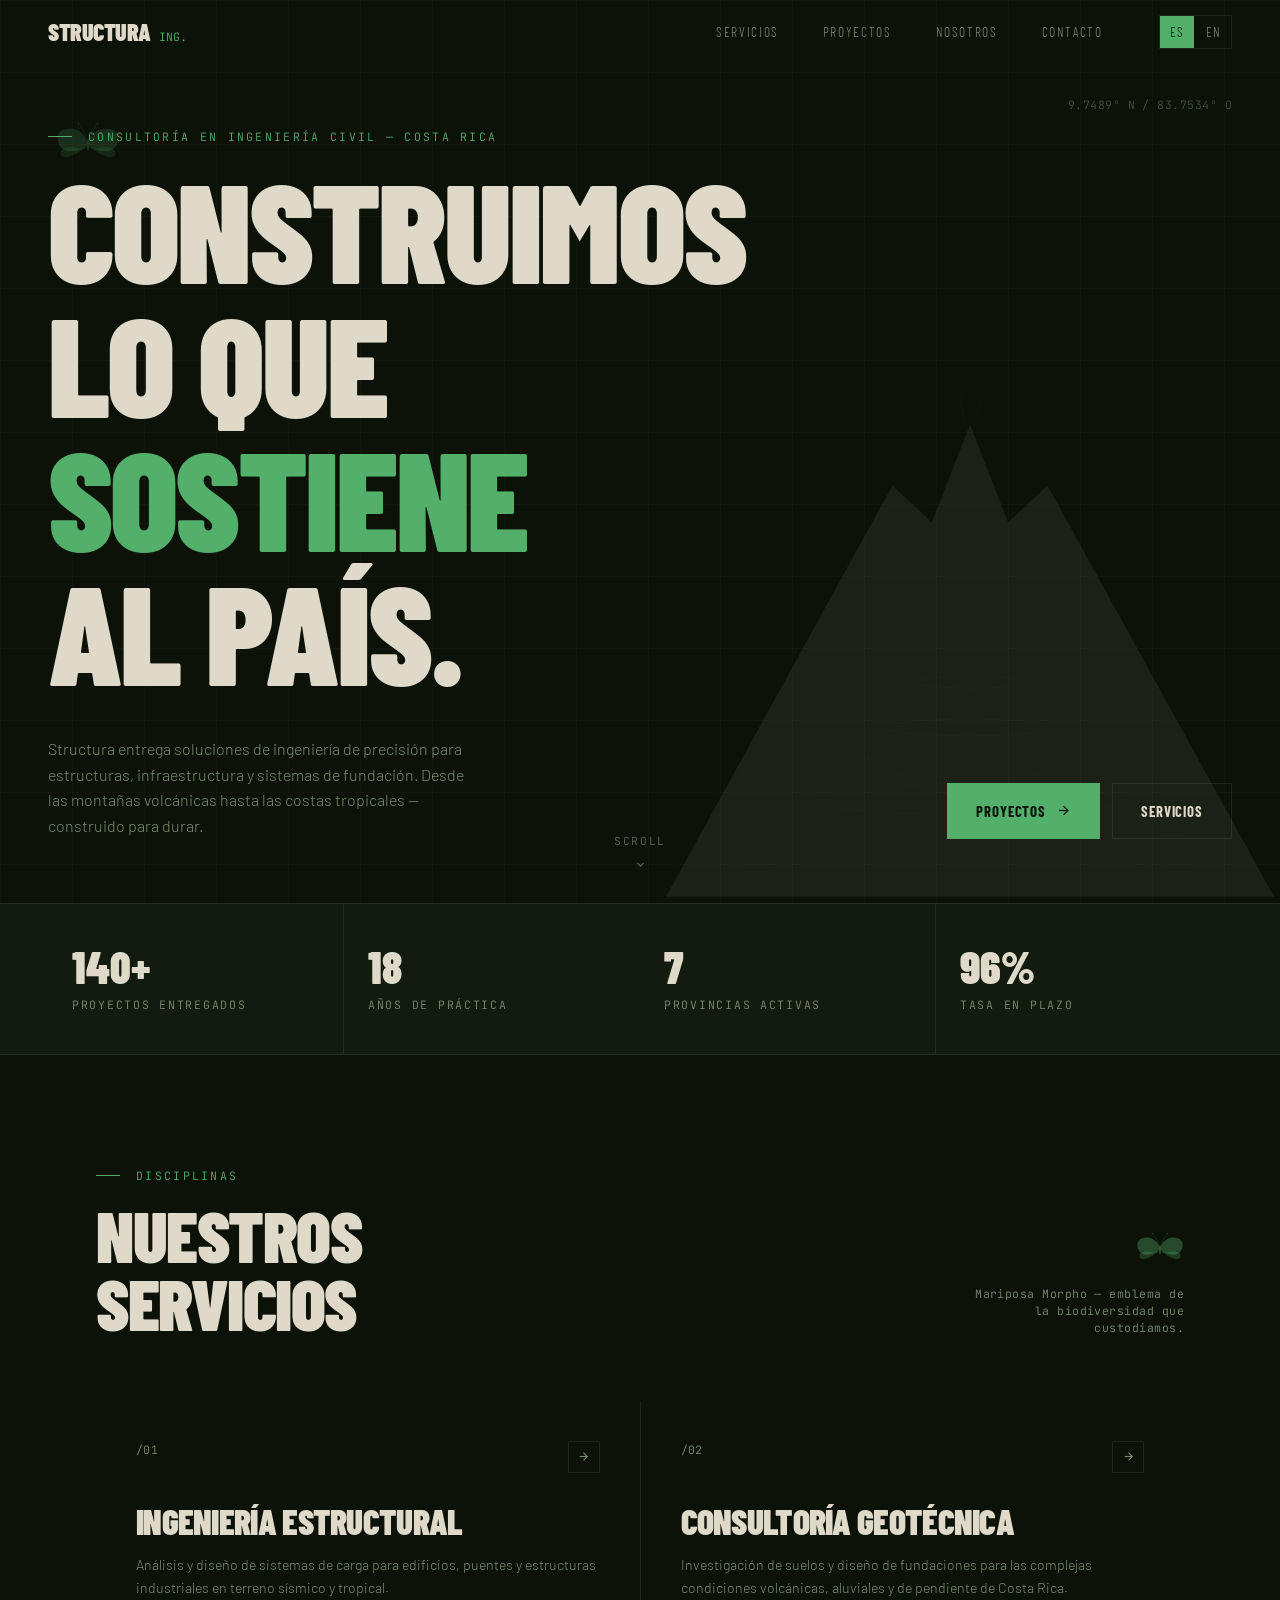
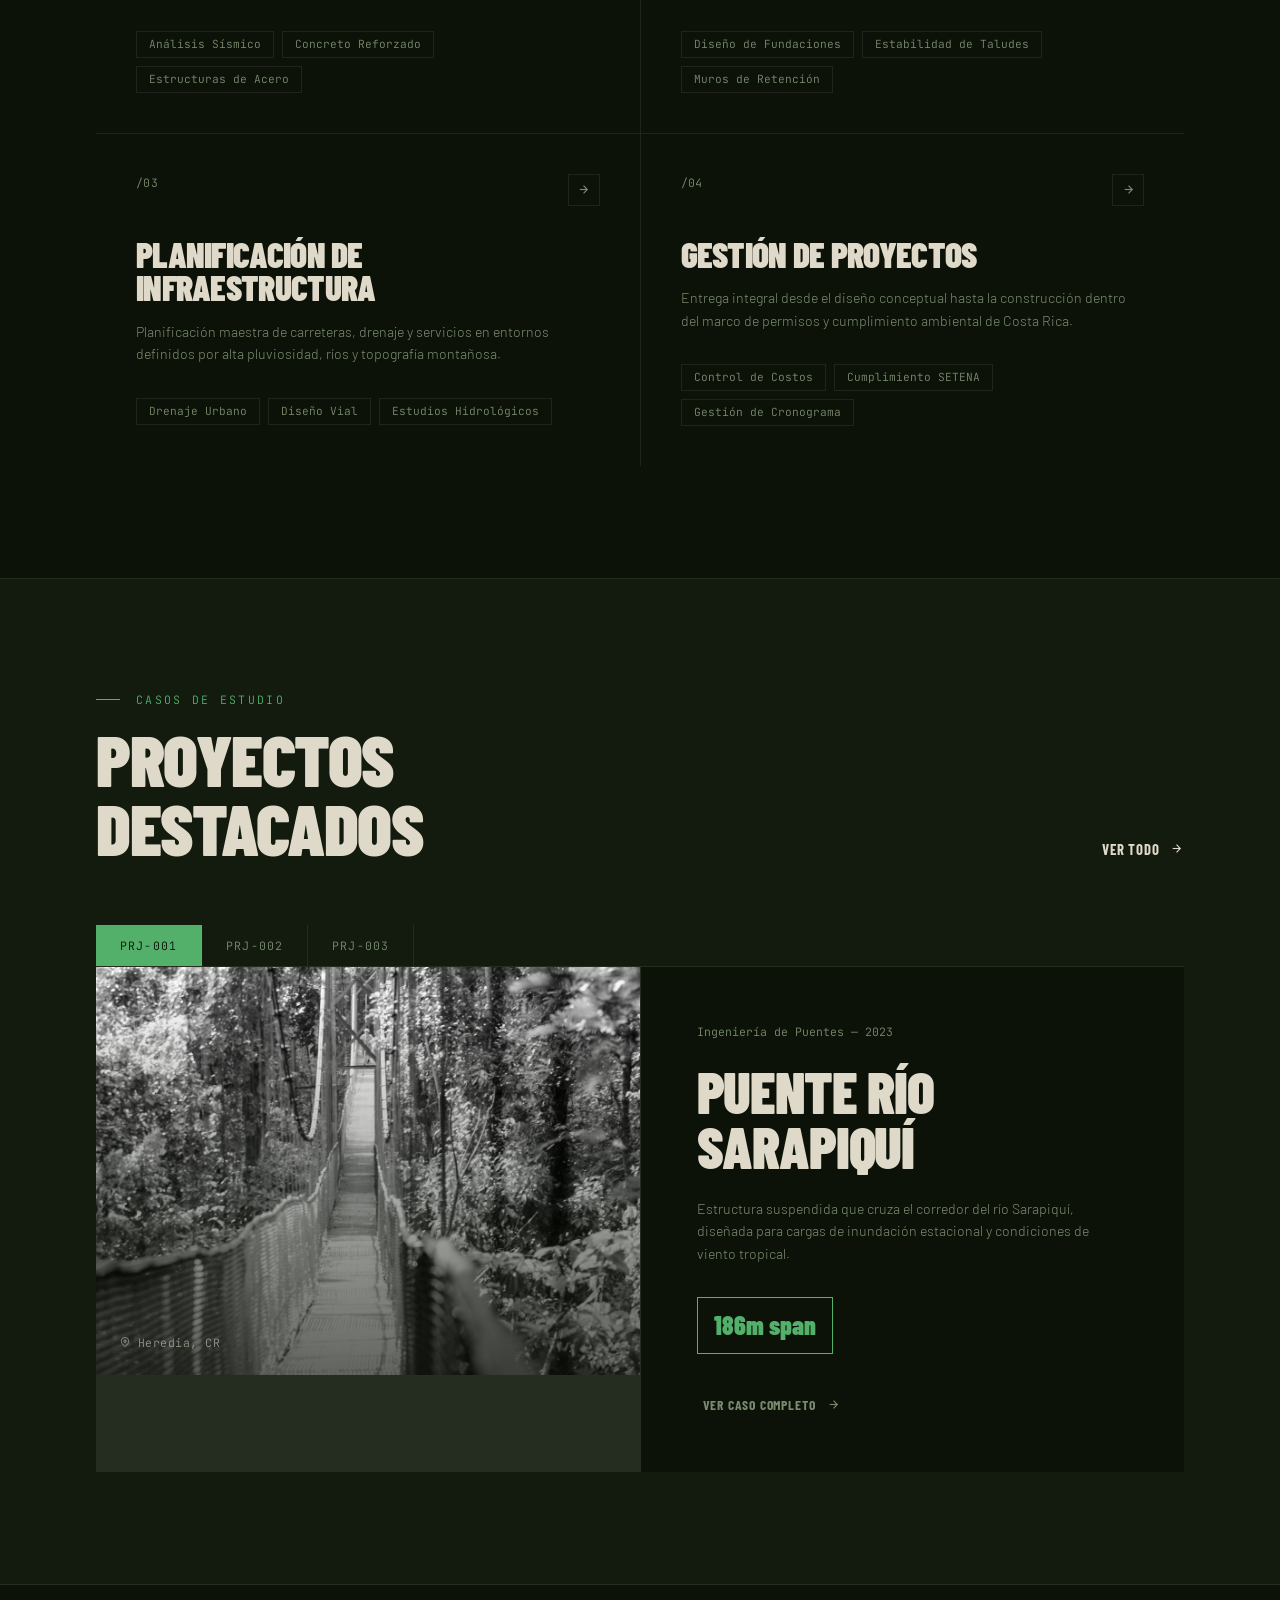
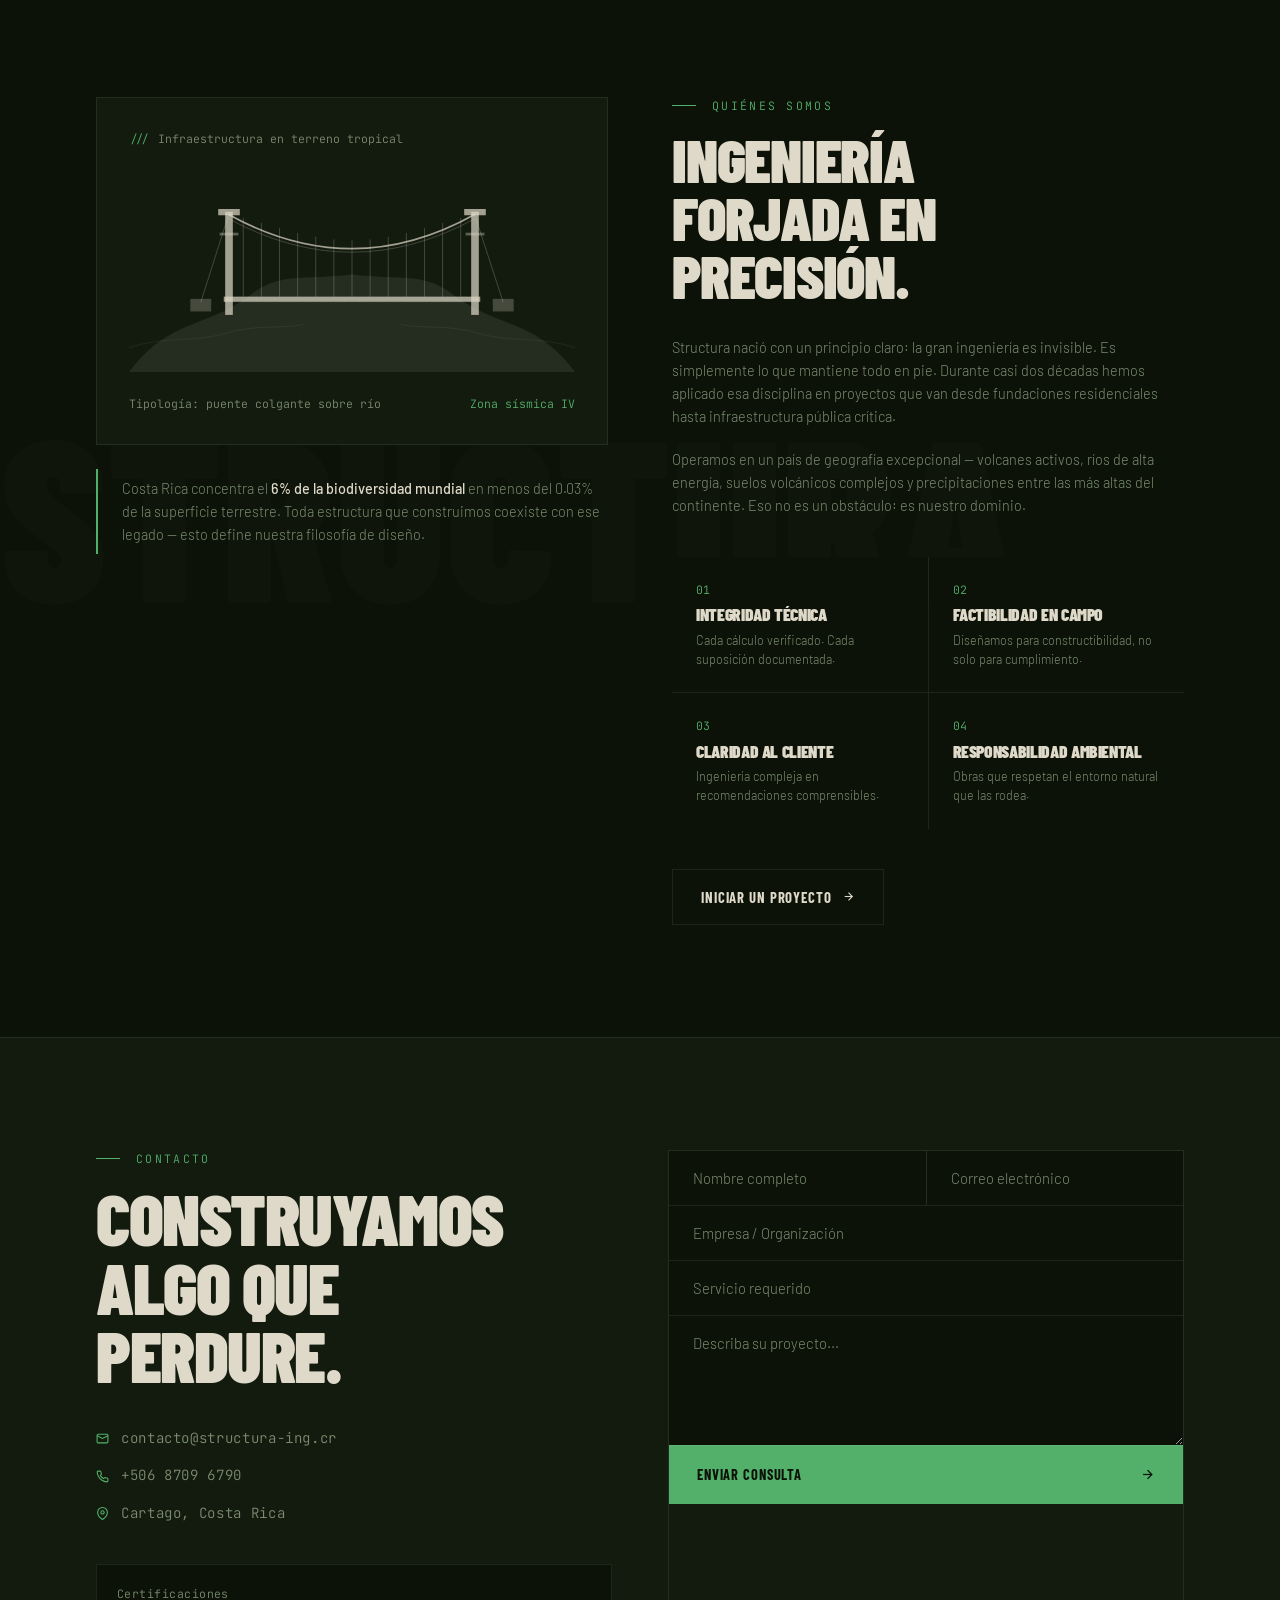
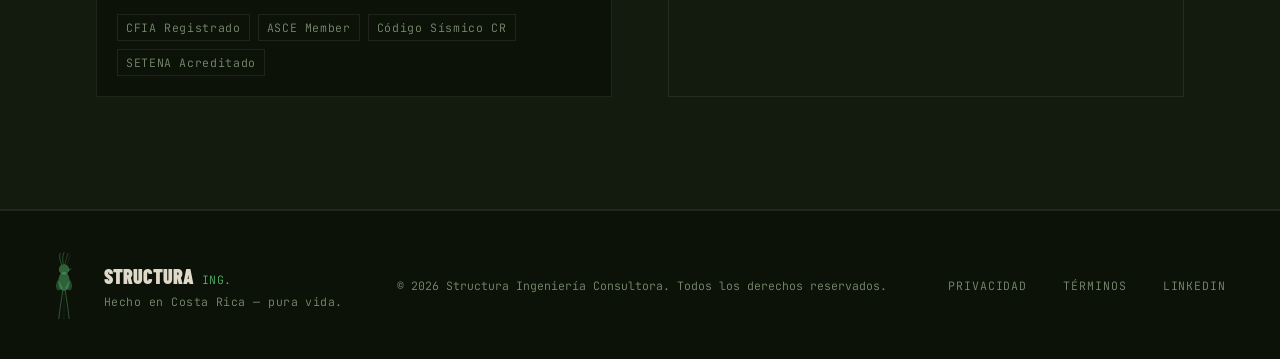
<file: index.html>
<!DOCTYPE html>
<html lang="es">
<head>
<meta charset="UTF-8">
<meta name="viewport" content="width=device-width, initial-scale=1.0">
<title>Structura Ingeniería — Consultoría en Ingeniería Civil, Costa Rica</title>
<meta name="description" content="Structura es una firma de consultoría en ingeniería civil especializada en diseño estructural, geotécnico y de infraestructura en Costa Rica.">
<link rel="stylesheet" href="css/style.css">
</head>
<body>

<!-- ===================== HEADER / NAV ===================== -->
<header class="site-header">
  <div class="nav-row">
    <button class="brand" data-scroll-to="" aria-label="Structura — ir al inicio">
      <span class="name">STRUCTURA</span>
      <span class="suffix">ING.</span>
    </button>

    <nav class="nav-links">
      <button data-scroll-to="services" data-i18n="nav_services">Servicios</button>
      <button data-scroll-to="projects" data-i18n="nav_projects">Proyectos</button>
      <button data-scroll-to="about" data-i18n="nav_about">Nosotros</button>
      <button data-scroll-to="contact" data-i18n="nav_contact">Contacto</button>
      <div class="lang-toggle">
        <button data-lang="es">ES</button>
        <button data-lang="en">EN</button>
      </div>
    </nav>

    <button class="nav-toggle" aria-label="Abrir menú">
      <svg width="22" height="22" viewBox="0 0 24 24" fill="none" stroke="currentColor" stroke-width="2"><line x1="3" y1="6" x2="21" y2="6"/><line x1="3" y1="12" x2="21" y2="12"/><line x1="3" y1="18" x2="21" y2="18"/></svg>
    </button>
  </div>

  <div class="mobile-menu">
    <button data-scroll-to="services" data-i18n="nav_services">Servicios</button>
    <button data-scroll-to="projects" data-i18n="nav_projects">Proyectos</button>
    <button data-scroll-to="about" data-i18n="nav_about">Nosotros</button>
    <button data-scroll-to="contact" data-i18n="nav_contact">Contacto</button>
    <div class="mobile-lang-toggle">
      <button data-lang="es">ESPAÑOL</button>
      <button data-lang="en">ENGLISH</button>
    </div>
  </div>
</header>

<!-- ===================== HERO ===================== -->
<section class="hero">
  <div class="hero-grid-bg"></div>

  <!-- Arenal Volcano illustration -->
  <div class="hero-volcano">
    <svg viewBox="0 0 520 420" fill="none" aria-hidden="true" width="100%" height="100%">
      <ellipse cx="260" cy="400" rx="248" ry="28" stroke="currentColor" stroke-width="0.7" opacity="0.12"/>
      <ellipse cx="260" cy="382" rx="210" ry="22" stroke="currentColor" stroke-width="0.7" opacity="0.14"/>
      <ellipse cx="260" cy="362" rx="172" ry="17" stroke="currentColor" stroke-width="0.7" opacity="0.17"/>
      <ellipse cx="260" cy="338" rx="136" ry="13" stroke="currentColor" stroke-width="0.7" opacity="0.20"/>
      <ellipse cx="260" cy="310" rx="102" ry="10" stroke="currentColor" stroke-width="0.7" opacity="0.23"/>
      <ellipse cx="260" cy="278" rx="72" ry="7" stroke="currentColor" stroke-width="0.7" opacity="0.27"/>
      <ellipse cx="260" cy="240" rx="46" ry="5" stroke="currentColor" stroke-width="0.7" opacity="0.30"/>
      <path d="M5 420 L195 75 L228 106 L260 24 L292 106 L325 75 L515 420 Z" fill="currentColor"/>
      <path d="M256 20 C252 9 250 0 254 -8" stroke="currentColor" stroke-width="1.2" stroke-linecap="round" fill="none" opacity="0.35"/>
      <path d="M264 19 C269 8 271 -1 266 -9" stroke="currentColor" stroke-width="1.2" stroke-linecap="round" fill="none" opacity="0.25"/>
      <path d="M260 18 C255 6 252 -4 256 -12" stroke="currentColor" stroke-width="0.9" stroke-linecap="round" fill="none" opacity="0.18"/>
    </svg>
  </div>

  <!-- Morpho Butterfly accent -->
  <div class="hero-butterfly">
    <svg viewBox="0 0 120 105" fill="none" aria-hidden="true" width="100%" height="100%">
      <path d="M60 52 C56 36 40 18 14 26 C3 30 0 44 7 56 C16 70 38 68 52 60 Z" fill="currentColor" opacity="0.90"/>
      <path d="M60 55 C50 64 38 72 26 76 C14 80 6 75 9 66 C14 57 32 57 46 62 Z" fill="currentColor" opacity="0.65"/>
      <path d="M60 52 C64 36 80 18 106 26 C117 30 120 44 113 56 C104 70 82 68 68 60 Z" fill="currentColor" opacity="0.90"/>
      <path d="M60 55 C70 64 82 72 94 76 C106 80 114 75 111 66 C106 57 88 57 74 62 Z" fill="currentColor" opacity="0.65"/>
      <ellipse cx="60" cy="54" rx="2.5" ry="12" fill="currentColor"/>
      <path d="M60 52 C50 40 34 34 16 36" stroke="currentColor" stroke-width="0.5" opacity="0.35" fill="none"/>
      <path d="M60 52 C70 40 86 34 104 36" stroke="currentColor" stroke-width="0.5" opacity="0.35" fill="none"/>
      <path d="M60 55 C50 60 38 64 25 64" stroke="currentColor" stroke-width="0.5" opacity="0.3" fill="none"/>
      <path d="M60 55 C70 60 82 64 95 64" stroke="currentColor" stroke-width="0.5" opacity="0.3" fill="none"/>
      <path d="M57 41 C52 30 47 20 42 14" stroke="currentColor" stroke-width="1" stroke-linecap="round" fill="none"/>
      <path d="M63 41 C68 30 73 20 78 14" stroke="currentColor" stroke-width="1" stroke-linecap="round" fill="none"/>
      <circle cx="42" cy="14" r="1.8" fill="currentColor"/>
      <circle cx="78" cy="14" r="1.8" fill="currentColor"/>
    </svg>
  </div>

  <div class="hero-coords mono">9.7489° N / 83.7534° O</div>

  <div class="hero-content">
    <div class="eyebrow">
      <div class="rule"></div>
      <span data-i18n="hero_eyebrow">Consultoría en Ingeniería Civil — Costa Rica</span>
    </div>

    <h1>
      <span data-i18n="hero_line1">Construimos</span><br>
      <span data-i18n="hero_line2">lo que</span><br>
      <span class="accent" data-i18n="hero_line3">sostiene</span><br>
      <span data-i18n="hero_line4">al país.</span>
    </h1>

    <div class="hero-bottom-row">
      <p class="hero-lede" data-i18n="hero_lede">Structura entrega soluciones de ingeniería de precisión para estructuras, infraestructura y sistemas de fundación. Desde las montañas volcánicas hasta las costas tropicales — construido para durar.</p>
      <div class="hero-actions">
        <button class="btn btn-accent" data-scroll-to="projects">
          <span data-i18n="hero_btn_projects">Proyectos</span>
          <svg width="15" height="15" viewBox="0 0 24 24" fill="none" stroke="currentColor" stroke-width="2"><line x1="5" y1="12" x2="19" y2="12"/><polyline points="12 5 19 12 12 19"/></svg>
        </button>
        <button class="btn btn-outline" data-scroll-to="services">
          <span data-i18n="hero_btn_services">Servicios</span>
        </button>
      </div>
    </div>
  </div>

  <div class="scroll-cue">
    <span class="mono" data-i18n="scroll_cue">scroll</span>
    <svg width="13" height="13" viewBox="0 0 24 24" fill="none" stroke="currentColor" stroke-width="2"><polyline points="6 9 12 15 18 9"/></svg>
  </div>
</section>

<!-- ===================== STATS STRIP ===================== -->
<div class="stats-strip">
  <div class="stats-grid">
    <div class="stat-cell"><strong>140+</strong><span data-i18n="stat1_label">Proyectos Entregados</span></div>
    <div class="stat-cell"><strong>18</strong><span data-i18n="stat2_label">Años de Práctica</span></div>
    <div class="stat-cell"><strong>7</strong><span data-i18n="stat3_label">Provincias Activas</span></div>
    <div class="stat-cell"><strong>96%</strong><span data-i18n="stat4_label">Tasa en Plazo</span></div>
  </div>
</div>

<!-- ===================== SERVICES ===================== -->
<section id="services" class="section">
  <div class="wrap">
    <div class="section-head">
      <div>
        <div class="eyebrow"><div class="rule"></div><span data-i18n="services_eyebrow">Disciplinas</span></div>
        <h2><span data-i18n="services_h2_1">Nuestros</span><br><span data-i18n="services_h2_2">Servicios</span></h2>
      </div>
      <div class="butterfly-callout">
        <svg viewBox="0 0 120 105" fill="none" aria-hidden="true">
          <path d="M60 52 C56 36 40 18 14 26 C3 30 0 44 7 56 C16 70 38 68 52 60 Z" fill="currentColor" opacity="0.90"/>
          <path d="M60 55 C50 64 38 72 26 76 C14 80 6 75 9 66 C14 57 32 57 46 62 Z" fill="currentColor" opacity="0.65"/>
          <path d="M60 52 C64 36 80 18 106 26 C117 30 120 44 113 56 C104 70 82 68 68 60 Z" fill="currentColor" opacity="0.90"/>
          <path d="M60 55 C70 64 82 72 94 76 C106 80 114 75 111 66 C106 57 88 57 74 62 Z" fill="currentColor" opacity="0.65"/>
          <ellipse cx="60" cy="54" rx="2.5" ry="12" fill="currentColor"/>
          <path d="M57 41 C52 30 47 20 42 14" stroke="currentColor" stroke-width="1" stroke-linecap="round" fill="none"/>
          <path d="M63 41 C68 30 73 20 78 14" stroke="currentColor" stroke-width="1" stroke-linecap="round" fill="none"/>
          <circle cx="42" cy="14" r="1.8" fill="currentColor"/>
          <circle cx="78" cy="14" r="1.8" fill="currentColor"/>
        </svg>
        <p class="mono" data-i18n="butterfly_caption">Mariposa Morpho — emblema de la biodiversidad que custodiamos.</p>
      </div>
    </div>

    <div class="services-grid">
      <div class="service-card">
        <div class="service-top">
          <span class="service-code mono">/01</span>
          <div class="service-arrow"><svg width="13" height="13" viewBox="0 0 24 24" fill="none" stroke="currentColor" stroke-width="2"><line x1="5" y1="12" x2="19" y2="12"/><polyline points="12 5 19 12 12 19"/></svg></div>
        </div>
        <h3 data-i18n="svc1_title">Ingeniería Estructural</h3>
        <p data-i18n="svc1_desc">Análisis y diseño de sistemas de carga para edificios, puentes y estructuras industriales en terreno sísmico y tropical.</p>
        <div class="tag-row">
          <span data-i18n="svc1_tag1">Análisis Sísmico</span>
          <span data-i18n="svc1_tag2">Concreto Reforzado</span>
          <span data-i18n="svc1_tag3">Estructuras de Acero</span>
        </div>
      </div>

      <div class="service-card">
        <div class="service-top">
          <span class="service-code mono">/02</span>
          <div class="service-arrow"><svg width="13" height="13" viewBox="0 0 24 24" fill="none" stroke="currentColor" stroke-width="2"><line x1="5" y1="12" x2="19" y2="12"/><polyline points="12 5 19 12 12 19"/></svg></div>
        </div>
        <h3 data-i18n="svc2_title">Consultoría Geotécnica</h3>
        <p data-i18n="svc2_desc">Investigación de suelos y diseño de fundaciones para las complejas condiciones volcánicas, aluviales y de pendiente de Costa Rica.</p>
        <div class="tag-row">
          <span data-i18n="svc2_tag1">Diseño de Fundaciones</span>
          <span data-i18n="svc2_tag2">Estabilidad de Taludes</span>
          <span data-i18n="svc2_tag3">Muros de Retención</span>
        </div>
      </div>

      <div class="service-card">
        <div class="service-top">
          <span class="service-code mono">/03</span>
          <div class="service-arrow"><svg width="13" height="13" viewBox="0 0 24 24" fill="none" stroke="currentColor" stroke-width="2"><line x1="5" y1="12" x2="19" y2="12"/><polyline points="12 5 19 12 12 19"/></svg></div>
        </div>
        <h3 data-i18n="svc3_title">Planificación de Infraestructura</h3>
        <p data-i18n="svc3_desc">Planificación maestra de carreteras, drenaje y servicios en entornos definidos por alta pluviosidad, ríos y topografía montañosa.</p>
        <div class="tag-row">
          <span data-i18n="svc3_tag1">Drenaje Urbano</span>
          <span data-i18n="svc3_tag2">Diseño Vial</span>
          <span data-i18n="svc3_tag3">Estudios Hidrológicos</span>
        </div>
      </div>

      <div class="service-card">
        <div class="service-top">
          <span class="service-code mono">/04</span>
          <div class="service-arrow"><svg width="13" height="13" viewBox="0 0 24 24" fill="none" stroke="currentColor" stroke-width="2"><line x1="5" y1="12" x2="19" y2="12"/><polyline points="12 5 19 12 12 19"/></svg></div>
        </div>
        <h3 data-i18n="svc4_title">Gestión de Proyectos</h3>
        <p data-i18n="svc4_desc">Entrega integral desde el diseño conceptual hasta la construcción dentro del marco de permisos y cumplimiento ambiental de Costa Rica.</p>
        <div class="tag-row">
          <span data-i18n="svc4_tag1">Control de Costos</span>
          <span data-i18n="svc4_tag2">Cumplimiento SETENA</span>
          <span data-i18n="svc4_tag3">Gestión de Cronograma</span>
        </div>
      </div>
    </div>
  </div>
</section>

<!-- ===================== PROJECTS ===================== -->
<section id="projects" class="section section-alt">
  <div class="wrap">
    <div class="section-head">
      <div>
        <div class="eyebrow"><div class="rule"></div><span data-i18n="projects_eyebrow">Casos de Estudio</span></div>
        <h2><span data-i18n="projects_h2_1">Proyectos</span><br><span data-i18n="projects_h2_2">Destacados</span></h2>
      </div>
      <button class="btn" style="padding:0;">
        <span data-i18n="projects_view_all">Ver Todo</span>
        <svg width="13" height="13" viewBox="0 0 24 24" fill="none" stroke="currentColor" stroke-width="2"><line x1="5" y1="12" x2="19" y2="12"/><polyline points="12 5 19 12 12 19"/></svg>
      </button>
    </div>

    <div class="project-tabs">
      <button class="active mono">PRJ-001</button>
      <button class="mono">PRJ-002</button>
      <button class="mono">PRJ-003</button>
    </div>

    <div class="project-panel active">
      <div class="project-layout">
        <div class="project-image">
          <img src="images/project1.jpg" alt="Puente Río Sarapiquí">
          <div class="project-location mono">
            <svg width="10" height="10" viewBox="0 0 24 24" fill="none" stroke="currentColor" stroke-width="2" style="display:inline;vertical-align:-1px;margin-right:4px;"><path d="M21 10c0 7-9 13-9 13s-9-6-9-13a9 9 0 1 1 18 0z"/><circle cx="12" cy="10" r="3"/></svg>
            Heredia, CR
          </div>
        </div>
        <div class="project-info">
          <div>
            <div class="project-meta-line"><span data-i18n="prj1_category">Ingeniería de Puentes</span> — 2023</div>
            <h3 data-i18n="prj1_title">Puente Río Sarapiquí</h3>
            <p data-i18n="prj1_desc">Estructura suspendida que cruza el corredor del río Sarapiquí, diseñada para cargas de inundación estacional y condiciones de viento tropical.</p>
            <div class="project-stat-badge">186m span</div>
          </div>
          <button class="project-link-btn">
            <span data-i18n="project_view_case">Ver Caso Completo</span>
            <svg width="13" height="13" viewBox="0 0 24 24" fill="none" stroke="currentColor" stroke-width="2"><line x1="5" y1="12" x2="19" y2="12"/><polyline points="12 5 19 12 12 19"/></svg>
          </button>
        </div>
      </div>
    </div>

    <div class="project-panel">
      <div class="project-layout">
        <div class="project-image">
          <img src="images/project2.jpg" alt="Viaducto Braulio Carrillo">
          <div class="project-location mono">
            <svg width="10" height="10" viewBox="0 0 24 24" fill="none" stroke="currentColor" stroke-width="2" style="display:inline;vertical-align:-1px;margin-right:4px;"><path d="M21 10c0 7-9 13-9 13s-9-6-9-13a9 9 0 1 1 18 0z"/><circle cx="12" cy="10" r="3"/></svg>
            Cartago, CR
          </div>
        </div>
        <div class="project-info">
          <div>
            <div class="project-meta-line"><span data-i18n="prj2_category">Estructural Sísmico</span> — 2024</div>
            <h3 data-i18n="prj2_title">Viaducto Braulio Carrillo</h3>
            <p data-i18n="prj2_desc">Viaducto elevado que cruza el corredor Braulio Carrillo, diseñado bajo especificaciones de zona sísmica IV sobre fundaciones de basalto volcánico.</p>
            <div class="project-stat-badge">Zona sísmica III</div>
          </div>
          <button class="project-link-btn">
            <span data-i18n="project_view_case">Ver Caso Completo</span>
            <svg width="13" height="13" viewBox="0 0 24 24" fill="none" stroke="currentColor" stroke-width="2"><line x1="5" y1="12" x2="19" y2="12"/><polyline points="12 5 19 12 12 19"/></svg>
          </button>
        </div>
      </div>
    </div>

    <div class="project-panel">
      <div class="project-layout">
        <div class="project-image">
          <img src="images/project3.jpg" alt="Sistema Pluvial Limón">
          <div class="project-location mono">
            <svg width="10" height="10" viewBox="0 0 24 24" fill="none" stroke="currentColor" stroke-width="2" style="display:inline;vertical-align:-1px;margin-right:4px;"><path d="M21 10c0 7-9 13-9 13s-9-6-9-13a9 9 0 1 1 18 0z"/><circle cx="12" cy="10" r="3"/></svg>
            Limón, CR
          </div>
        </div>
        <div class="project-info">
          <div>
            <div class="project-meta-line"><span data-i18n="prj3_category">Infraestructura Hidráulica</span> — 2024</div>
            <h3 data-i18n="prj3_title">Sistema Pluvial Limón</h3>
            <p data-i18n="prj3_desc">Red de drenaje pluvial para la zona costera del Caribe, diseñada para los promedios de lluvia anual más altos del continente americano.</p>
            <div class="project-stat-badge">4,800mm/año</div>
          </div>
          <button class="project-link-btn">
            <span data-i18n="project_view_case">Ver Caso Completo</span>
            <svg width="13" height="13" viewBox="0 0 24 24" fill="none" stroke="currentColor" stroke-width="2"><line x1="5" y1="12" x2="19" y2="12"/><polyline points="12 5 19 12 12 19"/></svg>
          </button>
        </div>
      </div>
    </div>
  </div>
</section>

<!-- ===================== ABOUT ===================== -->
<section id="about" class="section about-section">
  <div class="about-watermark">STRUCTURA</div>
  <div class="wrap">
    <div class="about-grid">

      <div>
        <div class="bridge-card">
          <div class="label"><span class="accent">///</span> <span data-i18n="bridge_label">Infraestructura en terreno tropical</span></div>
          <svg viewBox="0 0 640 300" fill="none" aria-hidden="true">
            <path d="M0 300 C60 220 110 240 180 185 C220 158 248 168 320 160 C392 168 420 158 460 185 C530 240 580 220 640 300 Z" fill="currentColor" opacity="0.13"/>
            <path d="M0 265 C50 248 95 258 140 244 C180 232 215 238 250 232" stroke="currentColor" stroke-width="0.8" opacity="0.18" fill="none"/>
            <path d="M390 232 C425 238 460 232 500 244 C545 258 590 248 640 265" stroke="currentColor" stroke-width="0.8" opacity="0.18" fill="none"/>
            <rect x="88" y="195" width="30" height="18" fill="currentColor" opacity="0.35"/>
            <rect x="522" y="195" width="30" height="18" fill="currentColor" opacity="0.35"/>
            <rect x="138" y="70" width="11" height="148" fill="currentColor"/>
            <rect x="128" y="66" width="31" height="9" fill="currentColor"/>
            <rect x="130" y="100" width="27" height="4" fill="currentColor" opacity="0.5"/>
            <rect x="491" y="70" width="11" height="148" fill="currentColor"/>
            <rect x="481" y="66" width="31" height="9" fill="currentColor"/>
            <rect x="483" y="100" width="27" height="4" fill="currentColor" opacity="0.5"/>
            <path d="M143 74 Q320 172 496 74" stroke="currentColor" stroke-width="2.5" fill="none"/>
            <path d="M143 80 Q320 176 496 80" stroke="currentColor" stroke-width="1" fill="none" opacity="0.45"/>
            <rect x="136" y="192" width="368" height="7" fill="currentColor"/>
            <line x1="136" y1="192" x2="504" y2="192" stroke="currentColor" stroke-width="1" opacity="0.4"/>
            <line x1="136" y1="199" x2="504" y2="199" stroke="currentColor" stroke-width="1" opacity="0.4"/>
            <line x1="164" y1="78.9" x2="164" y2="192" stroke="currentColor" stroke-width="0.75" opacity="0.65"/>
            <line x1="190" y1="86.0" x2="190" y2="192" stroke="currentColor" stroke-width="0.75" opacity="0.65"/>
            <line x1="216" y1="93.6" x2="216" y2="192" stroke="currentColor" stroke-width="0.75" opacity="0.65"/>
            <line x1="242" y1="100.4" x2="242" y2="192" stroke="currentColor" stroke-width="0.75" opacity="0.65"/>
            <line x1="268" y1="105.9" x2="268" y2="192" stroke="currentColor" stroke-width="0.75" opacity="0.65"/>
            <line x1="294" y1="109.6" x2="294" y2="192" stroke="currentColor" stroke-width="0.75" opacity="0.65"/>
            <line x1="320" y1="111" x2="320" y2="192" stroke="currentColor" stroke-width="0.75" opacity="0.65"/>
            <line x1="346" y1="109.6" x2="346" y2="192" stroke="currentColor" stroke-width="0.75" opacity="0.65"/>
            <line x1="372" y1="105.9" x2="372" y2="192" stroke="currentColor" stroke-width="0.75" opacity="0.65"/>
            <line x1="398" y1="100.4" x2="398" y2="192" stroke="currentColor" stroke-width="0.75" opacity="0.65"/>
            <line x1="424" y1="93.6" x2="424" y2="192" stroke="currentColor" stroke-width="0.75" opacity="0.65"/>
            <line x1="450" y1="86.0" x2="450" y2="192" stroke="currentColor" stroke-width="0.75" opacity="0.65"/>
            <line x1="476" y1="78.9" x2="476" y2="192" stroke="currentColor" stroke-width="0.75" opacity="0.65"/>
            <path d="M103 200 L143 74" stroke="currentColor" stroke-width="1.2" opacity="0.4"/>
            <path d="M537 200 L496 74" stroke="currentColor" stroke-width="1.2" opacity="0.4"/>
          </svg>
          <div class="foot-row">
            <span class="muted" data-i18n="bridge_type">Tipología: puente colgante sobre río</span>
            <span class="accent" data-i18n="bridge_zone">Zona sísmica IV</span>
          </div>
        </div>

        <div class="context-callout">
          <p data-i18n="context_callout">Costa Rica concentra el <strong>6% de la biodiversidad mundial</strong> en menos del 0.03% de la superficie terrestre. Toda estructura que construimos coexiste con ese legado — esto define nuestra filosofía de diseño.</p>
        </div>
      </div>

      <div class="about-copy">
        <div class="eyebrow"><div class="rule"></div><span data-i18n="about_eyebrow">Quiénes Somos</span></div>
        <h2><span data-i18n="about_h2_1">Ingeniería</span><br><span data-i18n="about_h2_2">forjada en</span><br><span data-i18n="about_h2_3">precisión.</span></h2>

        <div class="about-copy-body">
          <p data-i18n="about_p1">Structura nació con un principio claro: la gran ingeniería es invisible. Es simplemente lo que mantiene todo en pie. Durante casi dos décadas hemos aplicado esa disciplina en proyectos que van desde fundaciones residenciales hasta infraestructura pública crítica.</p>
          <p data-i18n="about_p2">Operamos en un país de geografía excepcional — volcanes activos, ríos de alta energía, suelos volcánicos complejos y precipitaciones entre las más altas del continente. Eso no es un obstáculo: es nuestro dominio.</p>
        </div>

        <div class="values-grid">
          <div class="value-cell"><span class="n mono">01</span><h4 data-i18n="val1_title">Integridad Técnica</h4><p data-i18n="val1_desc">Cada cálculo verificado. Cada suposición documentada.</p></div>
          <div class="value-cell"><span class="n mono">02</span><h4 data-i18n="val2_title">Factibilidad en Campo</h4><p data-i18n="val2_desc">Diseñamos para constructibilidad, no solo para cumplimiento.</p></div>
          <div class="value-cell"><span class="n mono">03</span><h4 data-i18n="val3_title">Claridad al Cliente</h4><p data-i18n="val3_desc">Ingeniería compleja en recomendaciones comprensibles.</p></div>
          <div class="value-cell"><span class="n mono">04</span><h4 data-i18n="val4_title">Responsabilidad Ambiental</h4><p data-i18n="val4_desc">Obras que respetan el entorno natural que las rodea.</p></div>
        </div>

        <button class="btn btn-outline" style="margin-top:40px;" data-scroll-to="contact">
          <span data-i18n="about_cta">Iniciar un Proyecto</span>
          <svg width="13" height="13" viewBox="0 0 24 24" fill="none" stroke="currentColor" stroke-width="2"><line x1="5" y1="12" x2="19" y2="12"/><polyline points="12 5 19 12 12 19"/></svg>
        </button>
      </div>
    </div>
  </div>
</section>

<!-- ===================== CONTACT ===================== -->
<section id="contact" class="section section-alt">
  <div class="wrap">
    <div class="contact-grid">
      <div class="contact-heading">
        <div class="eyebrow"><div class="rule"></div><span data-i18n="contact_eyebrow">Contacto</span></div>
        <h2><span data-i18n="contact_h2_1">Construyamos</span><br><span data-i18n="contact_h2_2">algo que</span><br><span data-i18n="contact_h2_3">perdure.</span></h2>

        <div class="contact-detail-list mono">
          <div><span class="accent"><svg width="13" height="13" viewBox="0 0 24 24" fill="none" stroke="currentColor" stroke-width="2"><rect x="2" y="4" width="20" height="16" rx="2"/><path d="m22 7-10 5L2 7"/></svg></span><span>contacto@structura-ing.cr</span></div>
          <div><span class="accent"><svg width="13" height="13" viewBox="0 0 24 24" fill="none" stroke="currentColor" stroke-width="2"><path d="M22 16.92v3a2 2 0 0 1-2.18 2 19.79 19.79 0 0 1-8.63-3.07 19.5 19.5 0 0 1-6-6 19.79 19.79 0 0 1-3.07-8.67A2 2 0 0 1 4.11 2h3a2 2 0 0 1 2 1.72c.127.96.361 1.903.7 2.81a2 2 0 0 1-.45 2.11L8.09 9.91a16 16 0 0 0 6 6l1.27-1.27a2 2 0 0 1 2.11-.45c.907.339 1.85.573 2.81.7A2 2 0 0 1 22 16.92z"/></svg></span><span>+506 8709 6790</span></div>
          <div><span class="accent"><svg width="13" height="13" viewBox="0 0 24 24" fill="none" stroke="currentColor" stroke-width="2"><path d="M21 10c0 7-9 13-9 13s-9-6-9-13a9 9 0 1 1 18 0z"/><circle cx="12" cy="10" r="3"/></svg></span><span>Cartago, Costa Rica</span></div>
        </div>

        <div class="cert-box">
          <div class="title mono" data-i18n="cert_title">Certificaciones</div>
          <div class="cert-tags mono">
            <span data-i18n="cert1">CFIA Registrado</span>
            <span data-i18n="cert2">ASCE Member</span>
            <span data-i18n="cert3">Código Sísmico CR</span>
            <span data-i18n="cert4">SETENA Acreditado</span>
          </div>
        </div>
      </div>

      <!--
        NOTE: GitHub Pages can't run server-side code, so this form does not
        send email by itself yet. Submitting just shows a confirmation
        message (see handleContactSubmit in js/script.js). To make it
        actually send you an email, connect a free service like Formspree
        (formspree.io) or Getform (getform.io): add their action="..." URL
        and method="POST" to the <form> tag below, and remove onsubmit.
      -->
      <form id="contact-form" class="contact-form" onsubmit="handleContactSubmit(event)">
        <div class="contact-form-row-2">
          <input type="text" id="name" name="name" required data-i18n-placeholder="form_name" placeholder="Nombre completo">
          <input type="email" id="email" name="email" required data-i18n-placeholder="form_email" placeholder="Correo electrónico">
        </div>
        <input type="text" id="company" name="company" data-i18n-placeholder="form_company" placeholder="Empresa / Organización">
        <select id="service" name="service">
          <option value="" disabled selected data-i18n="form_service">Servicio requerido</option>
          <option data-i18n="svc1_title">Ingeniería Estructural</option>
          <option data-i18n="svc2_title">Consultoría Geotécnica</option>
          <option data-i18n="svc3_title">Planificación de Infraestructura</option>
          <option data-i18n="svc4_title">Gestión de Proyectos</option>
        </select>
        <textarea id="message" name="message" rows="5" required data-i18n-placeholder="form_message" placeholder="Describa su proyecto..."></textarea>
        <button type="submit" class="contact-submit">
          <span data-i18n="form_submit">Enviar Consulta</span>
          <svg width="15" height="15" viewBox="0 0 24 24" fill="none" stroke="currentColor" stroke-width="2"><line x1="5" y1="12" x2="19" y2="12"/><polyline points="12 5 19 12 12 19"/></svg>
        </button>
        <p id="form-status"></p>
      </form>
    </div>
  </div>
</section>

<!-- ===================== FOOTER ===================== -->
<footer class="site-footer">
  <div class="footer-row">
    <div class="footer-brand">
      <svg viewBox="0 0 80 170" fill="none" aria-hidden="true">
        <path d="M37 98 C34 118 30 142 27 170" stroke="currentColor" stroke-width="2.2" stroke-linecap="round" fill="none"/>
        <path d="M43 98 C46 118 50 142 53 170" stroke="currentColor" stroke-width="2.2" stroke-linecap="round" fill="none"/>
        <path d="M40 100 C40 122 40 146 40 172" stroke="currentColor" stroke-width="1.2" stroke-linecap="round" fill="none" opacity="0.45"/>
        <ellipse cx="40" cy="76" rx="14" ry="24" fill="currentColor"/>
        <path d="M26 72 C20 78 18 88 22 96 C26 100 32 98 38 94" fill="currentColor" opacity="0.7"/>
        <path d="M54 72 C60 78 62 88 58 96 C54 100 48 98 42 94" fill="currentColor" opacity="0.7"/>
        <circle cx="40" cy="46" r="13" fill="currentColor"/>
        <path d="M34 35 C30 24 27 14 30 6" stroke="currentColor" stroke-width="2" stroke-linecap="round" fill="none"/>
        <path d="M38 33 C36 21 36 11 40 4" stroke="currentColor" stroke-width="2" stroke-linecap="round" fill="none"/>
        <path d="M42 34 C45 22 48 12 50 6" stroke="currentColor" stroke-width="1.5" stroke-linecap="round" fill="none"/>
        <path d="M46 36 C51 25 55 16 56 10" stroke="currentColor" stroke-width="1.2" stroke-linecap="round" fill="none" opacity="0.6"/>
        <path d="M50 46 L60 43 L52 50 Z" fill="currentColor"/>
      </svg>
      <div>
        <div class="name-row"><strong>STRUCTURA</strong><span class="suffix mono">ING.</span></div>
        <p class="tagline mono" data-i18n="footer_tagline">Hecho en Costa Rica — pura vida.</p>
      </div>
    </div>

    <p class="footer-copy" data-i18n="footer_copy">© 2026 Structura Ingeniería Consultora. Todos los derechos reservados.</p>

    <div class="footer-links">
      <button data-i18n="footer_privacy">Privacidad</button>
      <button data-i18n="footer_terms">Términos</button>
      <button data-i18n="footer_linkedin">LinkedIn</button>
    </div>
  </div>
</footer>

<script src="js/script.js"></script>
</body>
</html>
</file>
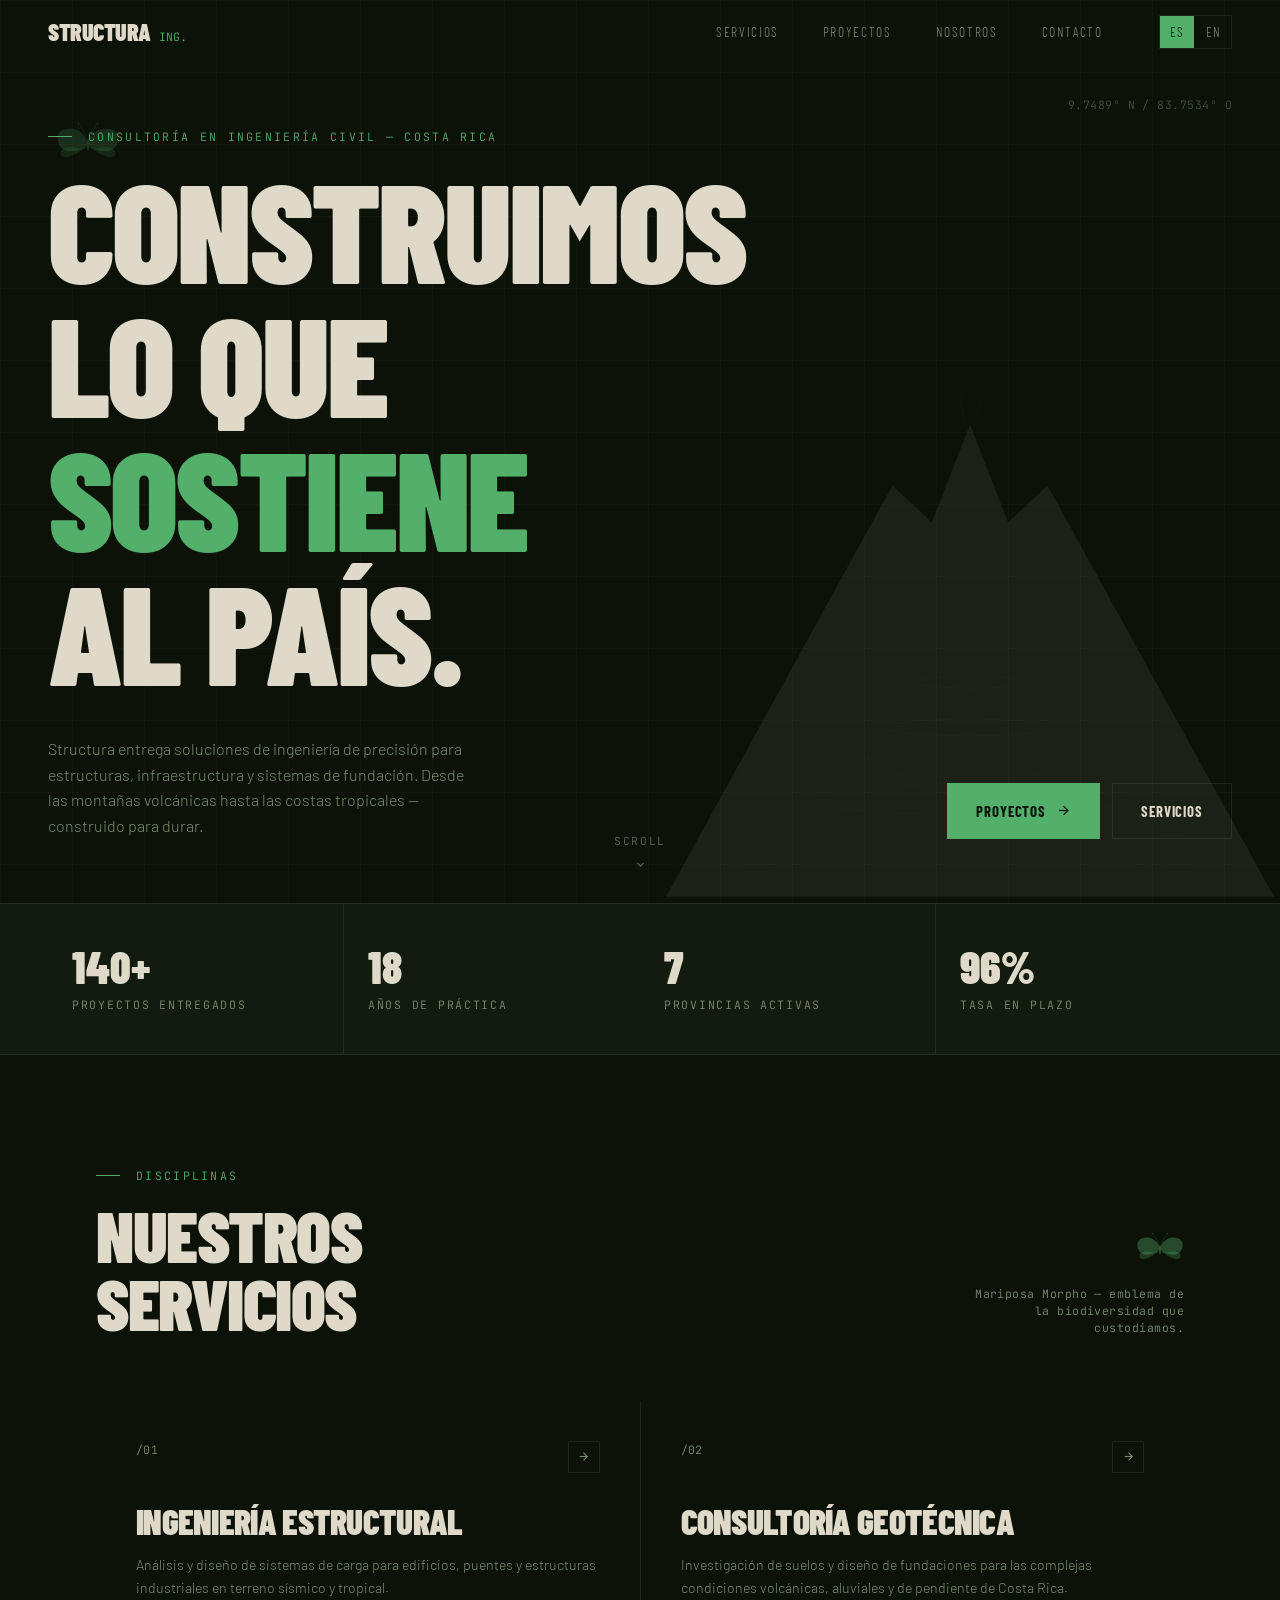
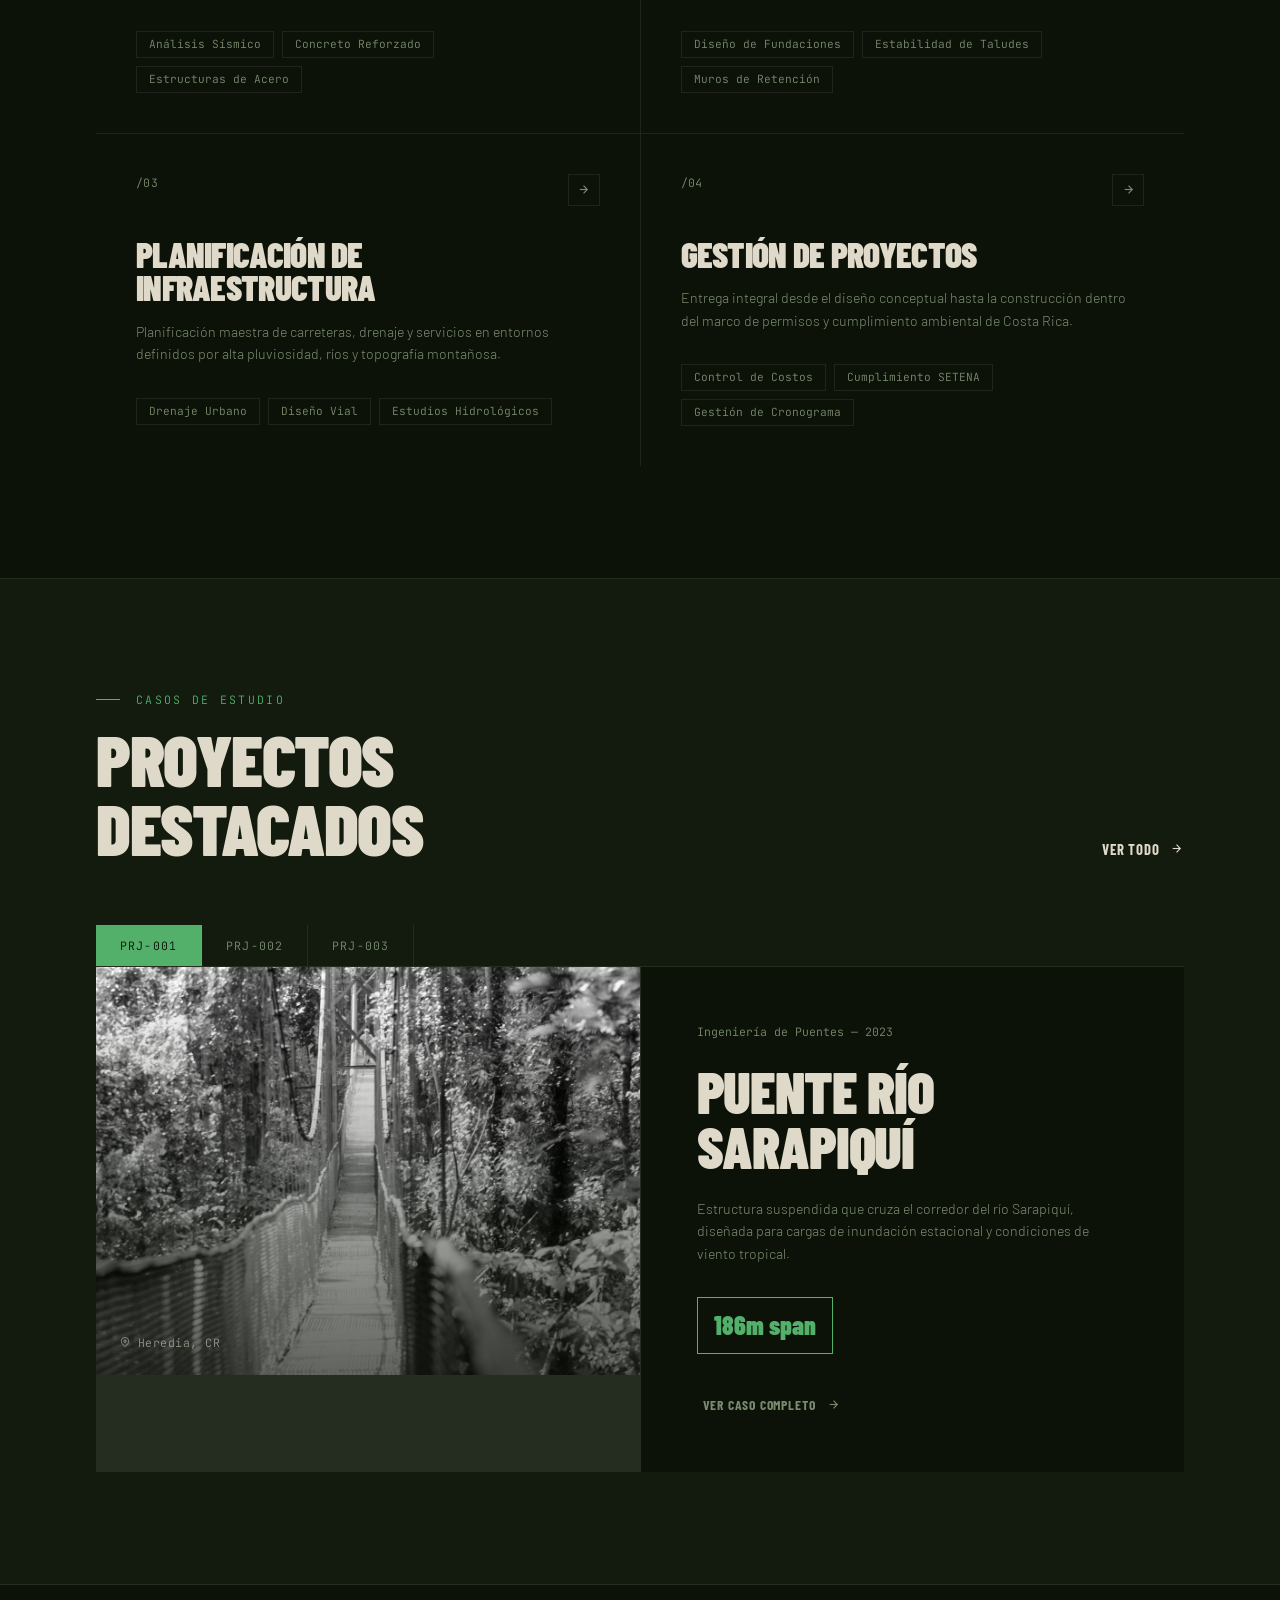
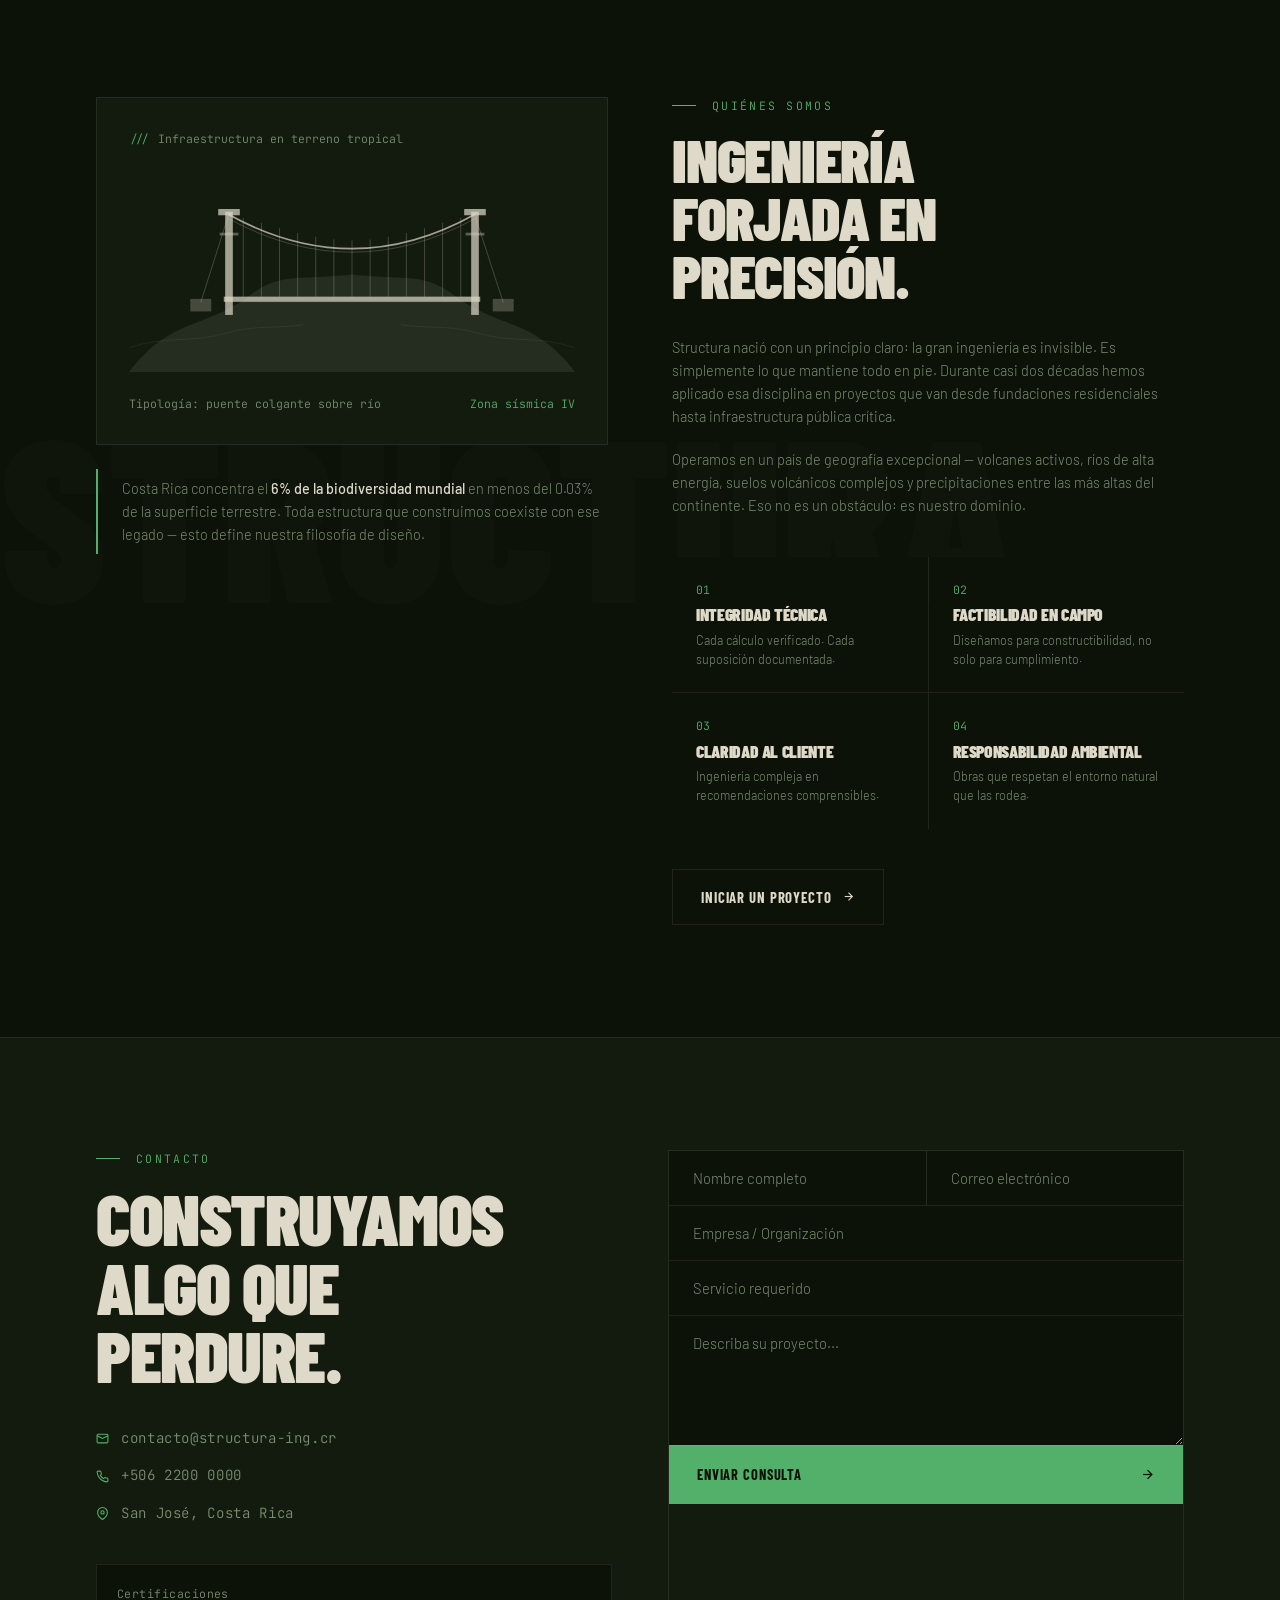
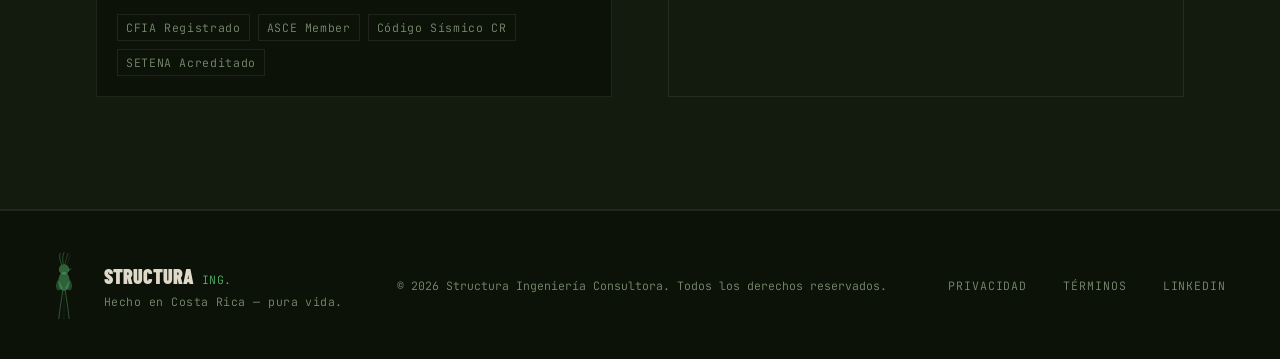
<file: index_1.html>
<!DOCTYPE html>
<html lang="es">
<head>
<meta charset="UTF-8">
<meta name="viewport" content="width=device-width, initial-scale=1.0">
<title>Structura Ingeniería — Consultoría en Ingeniería Civil, Costa Rica</title>
<meta name="description" content="Structura es una firma de consultoría en ingeniería civil especializada en diseño estructural, geotécnico y de infraestructura en Costa Rica.">
<link rel="stylesheet" href="css/style.css">
</head>
<body>

<!-- ===================== HEADER / NAV ===================== -->
<header class="site-header">
  <div class="nav-row">
    <button class="brand" data-scroll-to="" aria-label="Structura — ir al inicio">
      <span class="name">STRUCTURA</span>
      <span class="suffix">ING.</span>
    </button>

    <nav class="nav-links">
      <button data-scroll-to="services" data-i18n="nav_services">Servicios</button>
      <button data-scroll-to="projects" data-i18n="nav_projects">Proyectos</button>
      <button data-scroll-to="about" data-i18n="nav_about">Nosotros</button>
      <button data-scroll-to="contact" data-i18n="nav_contact">Contacto</button>
      <div class="lang-toggle">
        <button data-lang="es">ES</button>
        <button data-lang="en">EN</button>
      </div>
    </nav>

    <button class="nav-toggle" aria-label="Abrir menú">
      <svg width="22" height="22" viewBox="0 0 24 24" fill="none" stroke="currentColor" stroke-width="2"><line x1="3" y1="6" x2="21" y2="6"/><line x1="3" y1="12" x2="21" y2="12"/><line x1="3" y1="18" x2="21" y2="18"/></svg>
    </button>
  </div>

  <div class="mobile-menu">
    <button data-scroll-to="services" data-i18n="nav_services">Servicios</button>
    <button data-scroll-to="projects" data-i18n="nav_projects">Proyectos</button>
    <button data-scroll-to="about" data-i18n="nav_about">Nosotros</button>
    <button data-scroll-to="contact" data-i18n="nav_contact">Contacto</button>
    <div class="mobile-lang-toggle">
      <button data-lang="es">ESPAÑOL</button>
      <button data-lang="en">ENGLISH</button>
    </div>
  </div>
</header>

<!-- ===================== HERO ===================== -->
<section class="hero">
  <div class="hero-grid-bg"></div>

  <!-- Arenal Volcano illustration -->
  <div class="hero-volcano">
    <svg viewBox="0 0 520 420" fill="none" aria-hidden="true" width="100%" height="100%">
      <ellipse cx="260" cy="400" rx="248" ry="28" stroke="currentColor" stroke-width="0.7" opacity="0.12"/>
      <ellipse cx="260" cy="382" rx="210" ry="22" stroke="currentColor" stroke-width="0.7" opacity="0.14"/>
      <ellipse cx="260" cy="362" rx="172" ry="17" stroke="currentColor" stroke-width="0.7" opacity="0.17"/>
      <ellipse cx="260" cy="338" rx="136" ry="13" stroke="currentColor" stroke-width="0.7" opacity="0.20"/>
      <ellipse cx="260" cy="310" rx="102" ry="10" stroke="currentColor" stroke-width="0.7" opacity="0.23"/>
      <ellipse cx="260" cy="278" rx="72" ry="7" stroke="currentColor" stroke-width="0.7" opacity="0.27"/>
      <ellipse cx="260" cy="240" rx="46" ry="5" stroke="currentColor" stroke-width="0.7" opacity="0.30"/>
      <path d="M5 420 L195 75 L228 106 L260 24 L292 106 L325 75 L515 420 Z" fill="currentColor"/>
      <path d="M256 20 C252 9 250 0 254 -8" stroke="currentColor" stroke-width="1.2" stroke-linecap="round" fill="none" opacity="0.35"/>
      <path d="M264 19 C269 8 271 -1 266 -9" stroke="currentColor" stroke-width="1.2" stroke-linecap="round" fill="none" opacity="0.25"/>
      <path d="M260 18 C255 6 252 -4 256 -12" stroke="currentColor" stroke-width="0.9" stroke-linecap="round" fill="none" opacity="0.18"/>
    </svg>
  </div>

  <!-- Morpho Butterfly accent -->
  <div class="hero-butterfly">
    <svg viewBox="0 0 120 105" fill="none" aria-hidden="true" width="100%" height="100%">
      <path d="M60 52 C56 36 40 18 14 26 C3 30 0 44 7 56 C16 70 38 68 52 60 Z" fill="currentColor" opacity="0.90"/>
      <path d="M60 55 C50 64 38 72 26 76 C14 80 6 75 9 66 C14 57 32 57 46 62 Z" fill="currentColor" opacity="0.65"/>
      <path d="M60 52 C64 36 80 18 106 26 C117 30 120 44 113 56 C104 70 82 68 68 60 Z" fill="currentColor" opacity="0.90"/>
      <path d="M60 55 C70 64 82 72 94 76 C106 80 114 75 111 66 C106 57 88 57 74 62 Z" fill="currentColor" opacity="0.65"/>
      <ellipse cx="60" cy="54" rx="2.5" ry="12" fill="currentColor"/>
      <path d="M60 52 C50 40 34 34 16 36" stroke="currentColor" stroke-width="0.5" opacity="0.35" fill="none"/>
      <path d="M60 52 C70 40 86 34 104 36" stroke="currentColor" stroke-width="0.5" opacity="0.35" fill="none"/>
      <path d="M60 55 C50 60 38 64 25 64" stroke="currentColor" stroke-width="0.5" opacity="0.3" fill="none"/>
      <path d="M60 55 C70 60 82 64 95 64" stroke="currentColor" stroke-width="0.5" opacity="0.3" fill="none"/>
      <path d="M57 41 C52 30 47 20 42 14" stroke="currentColor" stroke-width="1" stroke-linecap="round" fill="none"/>
      <path d="M63 41 C68 30 73 20 78 14" stroke="currentColor" stroke-width="1" stroke-linecap="round" fill="none"/>
      <circle cx="42" cy="14" r="1.8" fill="currentColor"/>
      <circle cx="78" cy="14" r="1.8" fill="currentColor"/>
    </svg>
  </div>

  <div class="hero-coords mono">9.7489° N / 83.7534° O</div>

  <div class="hero-content">
    <div class="eyebrow">
      <div class="rule"></div>
      <span data-i18n="hero_eyebrow">Consultoría en Ingeniería Civil — Costa Rica</span>
    </div>

    <h1>
      <span data-i18n="hero_line1">Construimos</span><br>
      <span data-i18n="hero_line2">lo que</span><br>
      <span class="accent" data-i18n="hero_line3">sostiene</span><br>
      <span data-i18n="hero_line4">al país.</span>
    </h1>

    <div class="hero-bottom-row">
      <p class="hero-lede" data-i18n="hero_lede">Structura entrega soluciones de ingeniería de precisión para estructuras, infraestructura y sistemas de fundación. Desde las montañas volcánicas hasta las costas tropicales — construido para durar.</p>
      <div class="hero-actions">
        <button class="btn btn-accent" data-scroll-to="projects">
          <span data-i18n="hero_btn_projects">Proyectos</span>
          <svg width="15" height="15" viewBox="0 0 24 24" fill="none" stroke="currentColor" stroke-width="2"><line x1="5" y1="12" x2="19" y2="12"/><polyline points="12 5 19 12 12 19"/></svg>
        </button>
        <button class="btn btn-outline" data-scroll-to="services">
          <span data-i18n="hero_btn_services">Servicios</span>
        </button>
      </div>
    </div>
  </div>

  <div class="scroll-cue">
    <span class="mono" data-i18n="scroll_cue">scroll</span>
    <svg width="13" height="13" viewBox="0 0 24 24" fill="none" stroke="currentColor" stroke-width="2"><polyline points="6 9 12 15 18 9"/></svg>
  </div>
</section>

<!-- ===================== STATS STRIP ===================== -->
<div class="stats-strip">
  <div class="stats-grid">
    <div class="stat-cell"><strong>140+</strong><span data-i18n="stat1_label">Proyectos Entregados</span></div>
    <div class="stat-cell"><strong>18</strong><span data-i18n="stat2_label">Años de Práctica</span></div>
    <div class="stat-cell"><strong>7</strong><span data-i18n="stat3_label">Provincias Activas</span></div>
    <div class="stat-cell"><strong>96%</strong><span data-i18n="stat4_label">Tasa en Plazo</span></div>
  </div>
</div>

<!-- ===================== SERVICES ===================== -->
<section id="services" class="section">
  <div class="wrap">
    <div class="section-head">
      <div>
        <div class="eyebrow"><div class="rule"></div><span data-i18n="services_eyebrow">Disciplinas</span></div>
        <h2><span data-i18n="services_h2_1">Nuestros</span><br><span data-i18n="services_h2_2">Servicios</span></h2>
      </div>
      <div class="butterfly-callout">
        <svg viewBox="0 0 120 105" fill="none" aria-hidden="true">
          <path d="M60 52 C56 36 40 18 14 26 C3 30 0 44 7 56 C16 70 38 68 52 60 Z" fill="currentColor" opacity="0.90"/>
          <path d="M60 55 C50 64 38 72 26 76 C14 80 6 75 9 66 C14 57 32 57 46 62 Z" fill="currentColor" opacity="0.65"/>
          <path d="M60 52 C64 36 80 18 106 26 C117 30 120 44 113 56 C104 70 82 68 68 60 Z" fill="currentColor" opacity="0.90"/>
          <path d="M60 55 C70 64 82 72 94 76 C106 80 114 75 111 66 C106 57 88 57 74 62 Z" fill="currentColor" opacity="0.65"/>
          <ellipse cx="60" cy="54" rx="2.5" ry="12" fill="currentColor"/>
          <path d="M57 41 C52 30 47 20 42 14" stroke="currentColor" stroke-width="1" stroke-linecap="round" fill="none"/>
          <path d="M63 41 C68 30 73 20 78 14" stroke="currentColor" stroke-width="1" stroke-linecap="round" fill="none"/>
          <circle cx="42" cy="14" r="1.8" fill="currentColor"/>
          <circle cx="78" cy="14" r="1.8" fill="currentColor"/>
        </svg>
        <p class="mono" data-i18n="butterfly_caption">Mariposa Morpho — emblema de la biodiversidad que custodiamos.</p>
      </div>
    </div>

    <div class="services-grid">
      <div class="service-card">
        <div class="service-top">
          <span class="service-code mono">/01</span>
          <div class="service-arrow"><svg width="13" height="13" viewBox="0 0 24 24" fill="none" stroke="currentColor" stroke-width="2"><line x1="5" y1="12" x2="19" y2="12"/><polyline points="12 5 19 12 12 19"/></svg></div>
        </div>
        <h3 data-i18n="svc1_title">Ingeniería Estructural</h3>
        <p data-i18n="svc1_desc">Análisis y diseño de sistemas de carga para edificios, puentes y estructuras industriales en terreno sísmico y tropical.</p>
        <div class="tag-row">
          <span data-i18n="svc1_tag1">Análisis Sísmico</span>
          <span data-i18n="svc1_tag2">Concreto Reforzado</span>
          <span data-i18n="svc1_tag3">Estructuras de Acero</span>
        </div>
      </div>

      <div class="service-card">
        <div class="service-top">
          <span class="service-code mono">/02</span>
          <div class="service-arrow"><svg width="13" height="13" viewBox="0 0 24 24" fill="none" stroke="currentColor" stroke-width="2"><line x1="5" y1="12" x2="19" y2="12"/><polyline points="12 5 19 12 12 19"/></svg></div>
        </div>
        <h3 data-i18n="svc2_title">Consultoría Geotécnica</h3>
        <p data-i18n="svc2_desc">Investigación de suelos y diseño de fundaciones para las complejas condiciones volcánicas, aluviales y de pendiente de Costa Rica.</p>
        <div class="tag-row">
          <span data-i18n="svc2_tag1">Diseño de Fundaciones</span>
          <span data-i18n="svc2_tag2">Estabilidad de Taludes</span>
          <span data-i18n="svc2_tag3">Muros de Retención</span>
        </div>
      </div>

      <div class="service-card">
        <div class="service-top">
          <span class="service-code mono">/03</span>
          <div class="service-arrow"><svg width="13" height="13" viewBox="0 0 24 24" fill="none" stroke="currentColor" stroke-width="2"><line x1="5" y1="12" x2="19" y2="12"/><polyline points="12 5 19 12 12 19"/></svg></div>
        </div>
        <h3 data-i18n="svc3_title">Planificación de Infraestructura</h3>
        <p data-i18n="svc3_desc">Planificación maestra de carreteras, drenaje y servicios en entornos definidos por alta pluviosidad, ríos y topografía montañosa.</p>
        <div class="tag-row">
          <span data-i18n="svc3_tag1">Drenaje Urbano</span>
          <span data-i18n="svc3_tag2">Diseño Vial</span>
          <span data-i18n="svc3_tag3">Estudios Hidrológicos</span>
        </div>
      </div>

      <div class="service-card">
        <div class="service-top">
          <span class="service-code mono">/04</span>
          <div class="service-arrow"><svg width="13" height="13" viewBox="0 0 24 24" fill="none" stroke="currentColor" stroke-width="2"><line x1="5" y1="12" x2="19" y2="12"/><polyline points="12 5 19 12 12 19"/></svg></div>
        </div>
        <h3 data-i18n="svc4_title">Gestión de Proyectos</h3>
        <p data-i18n="svc4_desc">Entrega integral desde el diseño conceptual hasta la construcción dentro del marco de permisos y cumplimiento ambiental de Costa Rica.</p>
        <div class="tag-row">
          <span data-i18n="svc4_tag1">Control de Costos</span>
          <span data-i18n="svc4_tag2">Cumplimiento SETENA</span>
          <span data-i18n="svc4_tag3">Gestión de Cronograma</span>
        </div>
      </div>
    </div>
  </div>
</section>

<!-- ===================== PROJECTS ===================== -->
<section id="projects" class="section section-alt">
  <div class="wrap">
    <div class="section-head">
      <div>
        <div class="eyebrow"><div class="rule"></div><span data-i18n="projects_eyebrow">Casos de Estudio</span></div>
        <h2><span data-i18n="projects_h2_1">Proyectos</span><br><span data-i18n="projects_h2_2">Destacados</span></h2>
      </div>
      <button class="btn" style="padding:0;">
        <span data-i18n="projects_view_all">Ver Todo</span>
        <svg width="13" height="13" viewBox="0 0 24 24" fill="none" stroke="currentColor" stroke-width="2"><line x1="5" y1="12" x2="19" y2="12"/><polyline points="12 5 19 12 12 19"/></svg>
      </button>
    </div>

    <div class="project-tabs">
      <button class="active mono">PRJ-001</button>
      <button class="mono">PRJ-002</button>
      <button class="mono">PRJ-003</button>
    </div>

    <div class="project-panel active">
      <div class="project-layout">
        <div class="project-image">
          <img src="images/project1.jpg" alt="Puente Río Sarapiquí">
          <div class="project-location mono">
            <svg width="10" height="10" viewBox="0 0 24 24" fill="none" stroke="currentColor" stroke-width="2" style="display:inline;vertical-align:-1px;margin-right:4px;"><path d="M21 10c0 7-9 13-9 13s-9-6-9-13a9 9 0 1 1 18 0z"/><circle cx="12" cy="10" r="3"/></svg>
            Heredia, CR
          </div>
        </div>
        <div class="project-info">
          <div>
            <div class="project-meta-line"><span data-i18n="prj1_category">Ingeniería de Puentes</span> — 2023</div>
            <h3 data-i18n="prj1_title">Puente Río Sarapiquí</h3>
            <p data-i18n="prj1_desc">Estructura suspendida que cruza el corredor del río Sarapiquí, diseñada para cargas de inundación estacional y condiciones de viento tropical.</p>
            <div class="project-stat-badge">186m span</div>
          </div>
          <button class="project-link-btn">
            <span data-i18n="project_view_case">Ver Caso Completo</span>
            <svg width="13" height="13" viewBox="0 0 24 24" fill="none" stroke="currentColor" stroke-width="2"><line x1="5" y1="12" x2="19" y2="12"/><polyline points="12 5 19 12 12 19"/></svg>
          </button>
        </div>
      </div>
    </div>

    <div class="project-panel">
      <div class="project-layout">
        <div class="project-image">
          <img src="images/project2.jpg" alt="Viaducto Braulio Carrillo">
          <div class="project-location mono">
            <svg width="10" height="10" viewBox="0 0 24 24" fill="none" stroke="currentColor" stroke-width="2" style="display:inline;vertical-align:-1px;margin-right:4px;"><path d="M21 10c0 7-9 13-9 13s-9-6-9-13a9 9 0 1 1 18 0z"/><circle cx="12" cy="10" r="3"/></svg>
            San José, CR
          </div>
        </div>
        <div class="project-info">
          <div>
            <div class="project-meta-line"><span data-i18n="prj2_category">Estructural Sísmico</span> — 2024</div>
            <h3 data-i18n="prj2_title">Viaducto Braulio Carrillo</h3>
            <p data-i18n="prj2_desc">Viaducto elevado que cruza el corredor Braulio Carrillo, diseñado bajo especificaciones de zona sísmica IV sobre fundaciones de basalto volcánico.</p>
            <div class="project-stat-badge">Zona sísmica III</div>
          </div>
          <button class="project-link-btn">
            <span data-i18n="project_view_case">Ver Caso Completo</span>
            <svg width="13" height="13" viewBox="0 0 24 24" fill="none" stroke="currentColor" stroke-width="2"><line x1="5" y1="12" x2="19" y2="12"/><polyline points="12 5 19 12 12 19"/></svg>
          </button>
        </div>
      </div>
    </div>

    <div class="project-panel">
      <div class="project-layout">
        <div class="project-image">
          <img src="images/project3.jpg" alt="Sistema Pluvial Limón">
          <div class="project-location mono">
            <svg width="10" height="10" viewBox="0 0 24 24" fill="none" stroke="currentColor" stroke-width="2" style="display:inline;vertical-align:-1px;margin-right:4px;"><path d="M21 10c0 7-9 13-9 13s-9-6-9-13a9 9 0 1 1 18 0z"/><circle cx="12" cy="10" r="3"/></svg>
            Limón, CR
          </div>
        </div>
        <div class="project-info">
          <div>
            <div class="project-meta-line"><span data-i18n="prj3_category">Infraestructura Hidráulica</span> — 2024</div>
            <h3 data-i18n="prj3_title">Sistema Pluvial Limón</h3>
            <p data-i18n="prj3_desc">Red de drenaje pluvial para la zona costera del Caribe, diseñada para los promedios de lluvia anual más altos del continente americano.</p>
            <div class="project-stat-badge">4,800mm/año</div>
          </div>
          <button class="project-link-btn">
            <span data-i18n="project_view_case">Ver Caso Completo</span>
            <svg width="13" height="13" viewBox="0 0 24 24" fill="none" stroke="currentColor" stroke-width="2"><line x1="5" y1="12" x2="19" y2="12"/><polyline points="12 5 19 12 12 19"/></svg>
          </button>
        </div>
      </div>
    </div>
  </div>
</section>

<!-- ===================== ABOUT ===================== -->
<section id="about" class="section about-section">
  <div class="about-watermark">STRUCTURA</div>
  <div class="wrap">
    <div class="about-grid">

      <div>
        <div class="bridge-card">
          <div class="label"><span class="accent">///</span> <span data-i18n="bridge_label">Infraestructura en terreno tropical</span></div>
          <svg viewBox="0 0 640 300" fill="none" aria-hidden="true">
            <path d="M0 300 C60 220 110 240 180 185 C220 158 248 168 320 160 C392 168 420 158 460 185 C530 240 580 220 640 300 Z" fill="currentColor" opacity="0.13"/>
            <path d="M0 265 C50 248 95 258 140 244 C180 232 215 238 250 232" stroke="currentColor" stroke-width="0.8" opacity="0.18" fill="none"/>
            <path d="M390 232 C425 238 460 232 500 244 C545 258 590 248 640 265" stroke="currentColor" stroke-width="0.8" opacity="0.18" fill="none"/>
            <rect x="88" y="195" width="30" height="18" fill="currentColor" opacity="0.35"/>
            <rect x="522" y="195" width="30" height="18" fill="currentColor" opacity="0.35"/>
            <rect x="138" y="70" width="11" height="148" fill="currentColor"/>
            <rect x="128" y="66" width="31" height="9" fill="currentColor"/>
            <rect x="130" y="100" width="27" height="4" fill="currentColor" opacity="0.5"/>
            <rect x="491" y="70" width="11" height="148" fill="currentColor"/>
            <rect x="481" y="66" width="31" height="9" fill="currentColor"/>
            <rect x="483" y="100" width="27" height="4" fill="currentColor" opacity="0.5"/>
            <path d="M143 74 Q320 172 496 74" stroke="currentColor" stroke-width="2.5" fill="none"/>
            <path d="M143 80 Q320 176 496 80" stroke="currentColor" stroke-width="1" fill="none" opacity="0.45"/>
            <rect x="136" y="192" width="368" height="7" fill="currentColor"/>
            <line x1="136" y1="192" x2="504" y2="192" stroke="currentColor" stroke-width="1" opacity="0.4"/>
            <line x1="136" y1="199" x2="504" y2="199" stroke="currentColor" stroke-width="1" opacity="0.4"/>
            <line x1="164" y1="78.9" x2="164" y2="192" stroke="currentColor" stroke-width="0.75" opacity="0.65"/>
            <line x1="190" y1="86.0" x2="190" y2="192" stroke="currentColor" stroke-width="0.75" opacity="0.65"/>
            <line x1="216" y1="93.6" x2="216" y2="192" stroke="currentColor" stroke-width="0.75" opacity="0.65"/>
            <line x1="242" y1="100.4" x2="242" y2="192" stroke="currentColor" stroke-width="0.75" opacity="0.65"/>
            <line x1="268" y1="105.9" x2="268" y2="192" stroke="currentColor" stroke-width="0.75" opacity="0.65"/>
            <line x1="294" y1="109.6" x2="294" y2="192" stroke="currentColor" stroke-width="0.75" opacity="0.65"/>
            <line x1="320" y1="111" x2="320" y2="192" stroke="currentColor" stroke-width="0.75" opacity="0.65"/>
            <line x1="346" y1="109.6" x2="346" y2="192" stroke="currentColor" stroke-width="0.75" opacity="0.65"/>
            <line x1="372" y1="105.9" x2="372" y2="192" stroke="currentColor" stroke-width="0.75" opacity="0.65"/>
            <line x1="398" y1="100.4" x2="398" y2="192" stroke="currentColor" stroke-width="0.75" opacity="0.65"/>
            <line x1="424" y1="93.6" x2="424" y2="192" stroke="currentColor" stroke-width="0.75" opacity="0.65"/>
            <line x1="450" y1="86.0" x2="450" y2="192" stroke="currentColor" stroke-width="0.75" opacity="0.65"/>
            <line x1="476" y1="78.9" x2="476" y2="192" stroke="currentColor" stroke-width="0.75" opacity="0.65"/>
            <path d="M103 200 L143 74" stroke="currentColor" stroke-width="1.2" opacity="0.4"/>
            <path d="M537 200 L496 74" stroke="currentColor" stroke-width="1.2" opacity="0.4"/>
          </svg>
          <div class="foot-row">
            <span class="muted" data-i18n="bridge_type">Tipología: puente colgante sobre río</span>
            <span class="accent" data-i18n="bridge_zone">Zona sísmica IV</span>
          </div>
        </div>

        <div class="context-callout">
          <p data-i18n="context_callout">Costa Rica concentra el <strong>6% de la biodiversidad mundial</strong> en menos del 0.03% de la superficie terrestre. Toda estructura que construimos coexiste con ese legado — esto define nuestra filosofía de diseño.</p>
        </div>
      </div>

      <div class="about-copy">
        <div class="eyebrow"><div class="rule"></div><span data-i18n="about_eyebrow">Quiénes Somos</span></div>
        <h2><span data-i18n="about_h2_1">Ingeniería</span><br><span data-i18n="about_h2_2">forjada en</span><br><span data-i18n="about_h2_3">precisión.</span></h2>

        <div class="about-copy-body">
          <p data-i18n="about_p1">Structura nació con un principio claro: la gran ingeniería es invisible. Es simplemente lo que mantiene todo en pie. Durante casi dos décadas hemos aplicado esa disciplina en proyectos que van desde fundaciones residenciales hasta infraestructura pública crítica.</p>
          <p data-i18n="about_p2">Operamos en un país de geografía excepcional — volcanes activos, ríos de alta energía, suelos volcánicos complejos y precipitaciones entre las más altas del continente. Eso no es un obstáculo: es nuestro dominio.</p>
        </div>

        <div class="values-grid">
          <div class="value-cell"><span class="n mono">01</span><h4 data-i18n="val1_title">Integridad Técnica</h4><p data-i18n="val1_desc">Cada cálculo verificado. Cada suposición documentada.</p></div>
          <div class="value-cell"><span class="n mono">02</span><h4 data-i18n="val2_title">Factibilidad en Campo</h4><p data-i18n="val2_desc">Diseñamos para constructibilidad, no solo para cumplimiento.</p></div>
          <div class="value-cell"><span class="n mono">03</span><h4 data-i18n="val3_title">Claridad al Cliente</h4><p data-i18n="val3_desc">Ingeniería compleja en recomendaciones comprensibles.</p></div>
          <div class="value-cell"><span class="n mono">04</span><h4 data-i18n="val4_title">Responsabilidad Ambiental</h4><p data-i18n="val4_desc">Obras que respetan el entorno natural que las rodea.</p></div>
        </div>

        <button class="btn btn-outline" style="margin-top:40px;" data-scroll-to="contact">
          <span data-i18n="about_cta">Iniciar un Proyecto</span>
          <svg width="13" height="13" viewBox="0 0 24 24" fill="none" stroke="currentColor" stroke-width="2"><line x1="5" y1="12" x2="19" y2="12"/><polyline points="12 5 19 12 12 19"/></svg>
        </button>
      </div>
    </div>
  </div>
</section>

<!-- ===================== CONTACT ===================== -->
<section id="contact" class="section section-alt">
  <div class="wrap">
    <div class="contact-grid">
      <div class="contact-heading">
        <div class="eyebrow"><div class="rule"></div><span data-i18n="contact_eyebrow">Contacto</span></div>
        <h2><span data-i18n="contact_h2_1">Construyamos</span><br><span data-i18n="contact_h2_2">algo que</span><br><span data-i18n="contact_h2_3">perdure.</span></h2>

        <div class="contact-detail-list mono">
          <div><span class="accent"><svg width="13" height="13" viewBox="0 0 24 24" fill="none" stroke="currentColor" stroke-width="2"><rect x="2" y="4" width="20" height="16" rx="2"/><path d="m22 7-10 5L2 7"/></svg></span><span>contacto@structura-ing.cr</span></div>
          <div><span class="accent"><svg width="13" height="13" viewBox="0 0 24 24" fill="none" stroke="currentColor" stroke-width="2"><path d="M22 16.92v3a2 2 0 0 1-2.18 2 19.79 19.79 0 0 1-8.63-3.07 19.5 19.5 0 0 1-6-6 19.79 19.79 0 0 1-3.07-8.67A2 2 0 0 1 4.11 2h3a2 2 0 0 1 2 1.72c.127.96.361 1.903.7 2.81a2 2 0 0 1-.45 2.11L8.09 9.91a16 16 0 0 0 6 6l1.27-1.27a2 2 0 0 1 2.11-.45c.907.339 1.85.573 2.81.7A2 2 0 0 1 22 16.92z"/></svg></span><span>+506 2200 0000</span></div>
          <div><span class="accent"><svg width="13" height="13" viewBox="0 0 24 24" fill="none" stroke="currentColor" stroke-width="2"><path d="M21 10c0 7-9 13-9 13s-9-6-9-13a9 9 0 1 1 18 0z"/><circle cx="12" cy="10" r="3"/></svg></span><span>San José, Costa Rica</span></div>
        </div>

        <div class="cert-box">
          <div class="title mono" data-i18n="cert_title">Certificaciones</div>
          <div class="cert-tags mono">
            <span data-i18n="cert1">CFIA Registrado</span>
            <span data-i18n="cert2">ASCE Member</span>
            <span data-i18n="cert3">Código Sísmico CR</span>
            <span data-i18n="cert4">SETENA Acreditado</span>
          </div>
        </div>
      </div>

      <!--
        NOTE: GitHub Pages can't run server-side code, so this form does not
        send email by itself yet. Submitting just shows a confirmation
        message (see handleContactSubmit in js/script.js). To make it
        actually send you an email, connect a free service like Formspree
        (formspree.io) or Getform (getform.io): add their action="..." URL
        and method="POST" to the <form> tag below, and remove onsubmit.
      -->
      <form id="contact-form" class="contact-form" onsubmit="handleContactSubmit(event)">
        <div class="contact-form-row-2">
          <input type="text" id="name" name="name" required data-i18n-placeholder="form_name" placeholder="Nombre completo">
          <input type="email" id="email" name="email" required data-i18n-placeholder="form_email" placeholder="Correo electrónico">
        </div>
        <input type="text" id="company" name="company" data-i18n-placeholder="form_company" placeholder="Empresa / Organización">
        <select id="service" name="service">
          <option value="" disabled selected data-i18n="form_service">Servicio requerido</option>
          <option data-i18n="svc1_title">Ingeniería Estructural</option>
          <option data-i18n="svc2_title">Consultoría Geotécnica</option>
          <option data-i18n="svc3_title">Planificación de Infraestructura</option>
          <option data-i18n="svc4_title">Gestión de Proyectos</option>
        </select>
        <textarea id="message" name="message" rows="5" required data-i18n-placeholder="form_message" placeholder="Describa su proyecto..."></textarea>
        <button type="submit" class="contact-submit">
          <span data-i18n="form_submit">Enviar Consulta</span>
          <svg width="15" height="15" viewBox="0 0 24 24" fill="none" stroke="currentColor" stroke-width="2"><line x1="5" y1="12" x2="19" y2="12"/><polyline points="12 5 19 12 12 19"/></svg>
        </button>
        <p id="form-status"></p>
      </form>
    </div>
  </div>
</section>

<!-- ===================== FOOTER ===================== -->
<footer class="site-footer">
  <div class="footer-row">
    <div class="footer-brand">
      <svg viewBox="0 0 80 170" fill="none" aria-hidden="true">
        <path d="M37 98 C34 118 30 142 27 170" stroke="currentColor" stroke-width="2.2" stroke-linecap="round" fill="none"/>
        <path d="M43 98 C46 118 50 142 53 170" stroke="currentColor" stroke-width="2.2" stroke-linecap="round" fill="none"/>
        <path d="M40 100 C40 122 40 146 40 172" stroke="currentColor" stroke-width="1.2" stroke-linecap="round" fill="none" opacity="0.45"/>
        <ellipse cx="40" cy="76" rx="14" ry="24" fill="currentColor"/>
        <path d="M26 72 C20 78 18 88 22 96 C26 100 32 98 38 94" fill="currentColor" opacity="0.7"/>
        <path d="M54 72 C60 78 62 88 58 96 C54 100 48 98 42 94" fill="currentColor" opacity="0.7"/>
        <circle cx="40" cy="46" r="13" fill="currentColor"/>
        <path d="M34 35 C30 24 27 14 30 6" stroke="currentColor" stroke-width="2" stroke-linecap="round" fill="none"/>
        <path d="M38 33 C36 21 36 11 40 4" stroke="currentColor" stroke-width="2" stroke-linecap="round" fill="none"/>
        <path d="M42 34 C45 22 48 12 50 6" stroke="currentColor" stroke-width="1.5" stroke-linecap="round" fill="none"/>
        <path d="M46 36 C51 25 55 16 56 10" stroke="currentColor" stroke-width="1.2" stroke-linecap="round" fill="none" opacity="0.6"/>
        <path d="M50 46 L60 43 L52 50 Z" fill="currentColor"/>
      </svg>
      <div>
        <div class="name-row"><strong>STRUCTURA</strong><span class="suffix mono">ING.</span></div>
        <p class="tagline mono" data-i18n="footer_tagline">Hecho en Costa Rica — pura vida.</p>
      </div>
    </div>

    <p class="footer-copy" data-i18n="footer_copy">© 2026 Structura Ingeniería Consultora. Todos los derechos reservados.</p>

    <div class="footer-links">
      <button data-i18n="footer_privacy">Privacidad</button>
      <button data-i18n="footer_terms">Términos</button>
      <button data-i18n="footer_linkedin">LinkedIn</button>
    </div>
  </div>
</footer>

<script src="js/script.js"></script>
</body>
</html>
</file>
<file: css/style.css>
@import url('https://fonts.googleapis.com/css2?family=Barlow+Condensed:wght@400;600;700;900&family=Barlow:wght@300;400;500&family=JetBrains+Mono:wght@400;500&display=swap');

/* =====================================================
   STRUCTURA ING. — Design tokens (from Figma Make export)
   ===================================================== */
:root {
  --background: #0D1209;
  --foreground: #DED9C8;
  --card: #131B0F;
  --accent: #52B06A;
  --accent-foreground: #0D1209;
  --muted: #182013;
  --muted-foreground: #7A8C70;
  --border: rgba(222, 217, 200, 0.09);

  --font-display: 'Barlow Condensed', sans-serif;
  --font-body: 'Barlow', sans-serif;
  --font-mono: 'JetBrains Mono', monospace;

  --max-width: 1280px;
}

* { box-sizing: border-box; }
html { scroll-behavior: smooth; }

body {
  margin: 0;
  background: var(--background);
  color: var(--foreground);
  font-family: var(--font-body);
  font-weight: 300;
  line-height: 1.5;
  overflow-x: hidden;
  -webkit-font-smoothing: antialiased;
}

img { max-width: 100%; display: block; }
a { color: inherit; }
button { font: inherit; cursor: pointer; }

:focus-visible {
  outline: 2px solid var(--accent);
  outline-offset: 3px;
}

@media (prefers-reduced-motion: reduce) {
  *, *::before, *::after {
    animation-duration: 0.01ms !important;
    transition-duration: 0.01ms !important;
    scroll-behavior: auto !important;
  }
}

.wrap {
  max-width: var(--max-width);
  margin: 0 auto;
  padding: 0 24px;
}
@media (min-width: 1024px) { .wrap { padding: 0 48px; } }

.mono {
  font-family: var(--font-mono);
  letter-spacing: 0.04em;
}

.eyebrow {
  display: flex;
  align-items: center;
  gap: 16px;
  margin-bottom: 16px;
}
.eyebrow .rule { width: 24px; height: 1px; background: var(--accent); }
.eyebrow span {
  font-family: var(--font-mono);
  font-size: 0.72rem;
  letter-spacing: 0.2em;
  text-transform: uppercase;
  color: var(--accent);
}

h1, h2, h3, h4 {
  font-family: var(--font-display);
  font-weight: 900;
  text-transform: uppercase;
  line-height: 0.95;
  letter-spacing: -0.02em;
  margin: 0;
  color: var(--foreground);
}

p { color: var(--muted-foreground); font-weight: 300; margin: 0; }

/* =====================================================
   Buttons
   ===================================================== */
.btn {
  display: inline-flex;
  align-items: center;
  gap: 10px;
  font-family: var(--font-display);
  font-weight: 700;
  font-size: 0.92rem;
  text-transform: uppercase;
  letter-spacing: 0.06em;
  padding: 16px 28px;
  border: 1px solid transparent;
  background: none;
  color: var(--foreground);
  transition: background 0.3s, border-color 0.3s, color 0.3s;
  text-decoration: none;
}
.btn svg { transition: transform 0.3s; flex-shrink: 0; }
.btn:hover svg { transform: translateX(4px); }

.btn-accent { background: var(--accent); color: var(--accent-foreground); }
.btn-accent:hover { background: rgba(82,176,106,0.85); }

.btn-outline { border-color: var(--border); }
.btn-outline:hover { border-color: rgba(222,217,200,0.3); }

/* =====================================================
   Header / Nav
   ===================================================== */
.site-header {
  position: fixed;
  top: 0; left: 0; right: 0;
  z-index: 50;
  transition: background 0.4s, border-color 0.4s;
  border-bottom: 1px solid transparent;
}
.site-header.scrolled {
  background: rgba(13,18,9,0.96);
  border-bottom-color: var(--border);
  backdrop-filter: blur(6px);
}

.nav-row {
  max-width: var(--max-width);
  margin: 0 auto;
  height: 64px;
  padding: 0 24px;
  display: flex;
  align-items: center;
  justify-content: space-between;
}
@media (min-width: 1024px) { .nav-row { padding: 0 48px; } }

.brand {
  display: flex;
  align-items: baseline;
  gap: 8px;
  background: none;
  border: none;
  padding: 0;
}
.brand .name {
  font-family: var(--font-display);
  font-weight: 900;
  font-size: 1.5rem;
  letter-spacing: -0.02em;
  color: var(--foreground);
}
.brand .suffix {
  font-family: var(--font-mono);
  font-size: 0.72rem;
  color: var(--accent);
}

.nav-links {
  display: none;
  align-items: center;
  gap: 32px;
}
@media (min-width: 768px) { .nav-links { display: flex; } }

.nav-links button {
  background: none;
  border: none;
  font-family: var(--font-display);
  font-size: 0.85rem;
  letter-spacing: 0.12em;
  text-transform: uppercase;
  color: var(--muted-foreground);
  transition: color 0.3s;
}
.nav-links button:hover { color: var(--foreground); }

.lang-toggle {
  display: flex;
  align-items: center;
  gap: 2px;
  border: 1px solid var(--border);
  margin-left: 18px;
  font-family: var(--font-mono);
  font-size: 0.7rem;
}
.lang-toggle button {
  background: none;
  border: none;
  color: var(--muted-foreground);
  padding: 6px 10px;
  letter-spacing: 0.08em;
}
.lang-toggle button.active { background: var(--accent); color: var(--accent-foreground); }

.nav-toggle {
  display: flex;
  background: none;
  border: none;
  color: var(--foreground);
  padding: 8px;
}
@media (min-width: 768px) { .nav-toggle { display: none; } }

.mobile-menu {
  display: none;
  border-top: 1px solid var(--border);
  background: var(--background);
  padding: 24px;
  flex-direction: column;
  gap: 20px;
}
.mobile-menu.open { display: flex; }
.mobile-menu button {
  background: none;
  border: none;
  text-align: left;
  font-family: var(--font-display);
  font-weight: 900;
  font-size: 1.6rem;
  text-transform: uppercase;
  letter-spacing: 0.04em;
  color: var(--foreground);
}
.mobile-lang-toggle {
  display: flex;
  gap: 8px;
  margin-top: 4px;
}
.mobile-lang-toggle button {
  font-size: 0.85rem;
  border: 1px solid var(--border);
  padding: 8px 16px;
  font-family: var(--font-mono);
  text-transform: uppercase;
  letter-spacing: 0.06em;
}
.mobile-lang-toggle button.active { background: var(--accent); color: var(--accent-foreground); border-color: var(--accent); }

/* =====================================================
   Hero
   ===================================================== */
.hero {
  position: relative;
  min-height: 100vh;
  display: flex;
  flex-direction: column;
  justify-content: flex-end;
  padding: 128px 24px 64px;
  overflow: hidden;
}
@media (min-width: 1024px) { .hero { padding: 128px 48px 64px; } }

.hero-grid-bg {
  position: absolute;
  inset: 0;
  pointer-events: none;
  background-image:
    linear-gradient(rgba(222,217,200,0.025) 1px, transparent 1px),
    linear-gradient(90deg, rgba(222,217,200,0.025) 1px, transparent 1px);
  background-size: 72px 72px;
}

.hero-volcano {
  position: absolute;
  bottom: 0; right: 0;
  width: 55vw;
  max-width: 620px;
  color: rgba(222,217,200,0.07);
  pointer-events: none;
}

.hero-butterfly {
  position: absolute;
  top: 112px; left: 24px;
  width: 64px; height: 64px;
  color: rgba(82,176,106,0.2);
  display: none;
  pointer-events: none;
}
@media (min-width: 1024px) { .hero-butterfly { display: block; left: 56px; } }

.hero-coords {
  position: absolute;
  top: 96px; right: 24px;
  font-family: var(--font-mono);
  font-size: 0.72rem;
  color: rgba(122,140,112,0.5);
}
@media (min-width: 1024px) { .hero-coords { right: 48px; } }

.hero-content { max-width: var(--max-width); margin: 0 auto; width: 100%; position: relative; z-index: 1; }

.hero h1 {
  font-size: clamp(3.4rem, 11vw, 9.5rem);
  max-width: 880px;
  margin-bottom: 24px;
}
.hero h1 .accent { color: var(--accent); }

.hero-bottom-row {
  display: flex;
  flex-direction: column;
  gap: 32px;
  margin-top: 40px;
}
@media (min-width: 640px) {
  .hero-bottom-row { flex-direction: row; align-items: flex-end; justify-content: space-between; }
}

.hero-lede { max-width: 420px; font-size: 1rem; line-height: 1.6; }

.hero-actions { display: flex; gap: 12px; flex-wrap: wrap; }

.scroll-cue {
  position: absolute;
  bottom: 32px; left: 50%;
  transform: translateX(-50%);
  display: flex; flex-direction: column; align-items: center; gap: 8px;
  color: rgba(222,217,200,0.4);
}
.scroll-cue span { font-family: var(--font-mono); font-size: 0.7rem; letter-spacing: 0.15em; text-transform: uppercase; }
.scroll-cue svg { animation: bounce 1.6s infinite; }
@keyframes bounce { 0%,100%{transform:translateY(0);} 50%{transform:translateY(5px);} }

/* =====================================================
   Stats strip
   ===================================================== */
.stats-strip {
  border-top: 1px solid var(--border);
  border-bottom: 1px solid var(--border);
  background: var(--card);
}
.stats-grid {
  max-width: var(--max-width);
  margin: 0 auto;
  padding: 0 24px;
  display: grid;
  grid-template-columns: repeat(2, 1fr);
}
@media (min-width: 768px) { .stats-grid { grid-template-columns: repeat(4, 1fr); padding: 0 48px; } }

.stat-cell {
  padding: 40px 24px;
  border-right: 1px solid var(--border);
}
.stat-cell:nth-child(2n) { border-right: none; }
@media (min-width: 768px) {
  .stat-cell { border-right: 1px solid var(--border); }
  .stat-cell:last-child { border-right: none; }
}
.stat-cell strong {
  display: block;
  font-family: var(--font-display);
  font-weight: 900;
  font-size: 2.8rem;
  line-height: 1;
}
.stat-cell span {
  display: block;
  margin-top: 8px;
  font-family: var(--font-mono);
  font-size: 0.72rem;
  letter-spacing: 0.15em;
  text-transform: uppercase;
  color: var(--muted-foreground);
}

/* =====================================================
   Section shells
   ===================================================== */
.section { padding: 112px 24px; }
@media (min-width: 1024px) { .section { padding: 112px 48px; } }
.section-alt { background: var(--card); border-top: 1px solid var(--border); border-bottom: 1px solid var(--border); }

.section-head {
  display: flex;
  justify-content: space-between;
  align-items: flex-end;
  flex-wrap: wrap;
  gap: 24px;
  margin-bottom: 64px;
}
.section-head h2 { font-size: clamp(2.6rem, 6vw, 4.5rem); }

.butterfly-callout { display: flex; flex-direction: column; align-items: flex-end; gap: 12px; }
.butterfly-callout svg { width: 48px; height: 48px; color: rgba(82,176,106,0.4); }
.butterfly-callout p {
  font-family: var(--font-mono);
  font-size: 0.72rem;
  text-align: right;
  max-width: 220px;
  line-height: 1.5;
}

/* =====================================================
   Services grid
   ===================================================== */
.services-grid {
  display: grid;
  grid-template-columns: 1fr;
  gap: 1px;
  background: var(--border);
}
@media (min-width: 768px) { .services-grid { grid-template-columns: 1fr 1fr; } }

.service-card {
  background: var(--background);
  padding: 40px;
  transition: background 0.4s;
}
.service-card:hover { background: var(--card); }

.service-top {
  display: flex;
  justify-content: space-between;
  align-items: flex-start;
  margin-bottom: 32px;
}
.service-code { font-family: var(--font-mono); font-size: 0.72rem; color: var(--muted-foreground); }
.service-arrow {
  width: 32px; height: 32px;
  border: 1px solid var(--border);
  display: flex; align-items: center; justify-content: center;
  color: var(--muted-foreground);
  transition: border-color 0.3s, color 0.3s;
}
.service-card:hover .service-arrow { border-color: var(--accent); color: var(--accent); }

.service-card h3 { font-size: 2.2rem; margin-bottom: 16px; }
.service-card > p { font-size: 0.88rem; line-height: 1.6; margin-bottom: 32px; }

.tag-row { display: flex; flex-wrap: wrap; gap: 8px; }
.tag-row span {
  font-family: var(--font-mono);
  font-size: 0.7rem;
  padding: 4px 12px;
  border: 1px solid var(--border);
  color: var(--muted-foreground);
}

/* =====================================================
   Projects (tabs)
   ===================================================== */
.project-tabs {
  display: flex;
  border-bottom: 1px solid var(--border);
  overflow-x: auto;
}
.project-tabs button {
  padding: 12px 24px;
  font-family: var(--font-mono);
  font-size: 0.72rem;
  letter-spacing: 0.1em;
  text-transform: uppercase;
  border: none;
  border-right: 1px solid var(--border);
  background: none;
  color: var(--muted-foreground);
  white-space: nowrap;
  transition: background 0.3s, color 0.3s;
}
.project-tabs button.active { background: var(--accent); color: var(--accent-foreground); }
.project-tabs button:hover:not(.active) { color: var(--foreground); }

.project-panel { display: none; }
.project-panel.active { display: block; }

.project-layout {
  display: grid;
  grid-template-columns: 1fr;
  gap: 1px;
  background: var(--border);
}
@media (min-width: 1024px) { .project-layout { grid-template-columns: 1fr 1fr; } }

.project-image {
  position: relative;
  aspect-ratio: 4/3;
  background: var(--muted);
  overflow: hidden;
}
.project-image img {
  width: 100%; height: 100%; object-fit: cover;
  filter: grayscale(1) contrast(1.1);
  transition: filter 0.7s;
}
.project-image:hover img { filter: grayscale(0) contrast(1); }
.project-image::after {
  content: '';
  position: absolute; inset: 0;
  background: linear-gradient(to top, rgba(13,18,9,0.65), transparent);
  pointer-events: none;
}
.project-location {
  position: absolute; bottom: 24px; left: 24px;
  font-family: var(--font-mono);
  font-size: 0.72rem;
  color: rgba(222,217,200,0.6);
  display: flex; align-items: center; gap: 4px;
  z-index: 1;
}

.project-info {
  background: var(--background);
  padding: 40px;
  display: flex;
  flex-direction: column;
  justify-content: space-between;
}
@media (min-width: 1024px) { .project-info { padding: 56px; } }

.project-meta-line { font-family: var(--font-mono); font-size: 0.72rem; color: var(--muted-foreground); margin-bottom: 24px; }
.project-info h3 { font-size: clamp(2.4rem, 5vw, 3.6rem); margin-bottom: 24px; }
.project-info > div > p { font-size: 0.88rem; line-height: 1.6; margin-bottom: 32px; }

.project-stat-badge {
  display: inline-block;
  padding: 8px 16px;
  border: 1px solid var(--accent);
  color: var(--accent);
  font-family: var(--font-display);
  font-weight: 900;
  font-size: 1.6rem;
}

.project-link-btn {
  margin-top: 40px;
  display: flex; align-items: center; gap: 12px;
  background: none; border: none;
  font-family: var(--font-display);
  font-weight: 700;
  font-size: 0.85rem;
  text-transform: uppercase;
  letter-spacing: 0.06em;
  color: var(--muted-foreground);
  align-self: flex-start;
  transition: color 0.3s;
}
.project-link-btn:hover { color: var(--foreground); }

/* =====================================================
   About
   ===================================================== */
.about-section { position: relative; overflow: hidden; }
.about-watermark {
  position: absolute;
  top: 50%; left: 0;
  transform: translateY(-50%);
  font-family: var(--font-display);
  font-weight: 900;
  font-size: 18vw;
  line-height: 1;
  color: rgba(222,217,200,0.018);
  text-transform: uppercase;
  white-space: nowrap;
  pointer-events: none;
  user-select: none;
}

.about-grid {
  display: grid;
  grid-template-columns: 1fr;
  gap: 64px;
  align-items: start;
  position: relative;
  z-index: 1;
}
@media (min-width: 1024px) { .about-grid { grid-template-columns: 1fr 1fr; } }

.bridge-card { border: 1px solid var(--border); padding: 32px; background: var(--card); }
.bridge-card .label { font-family: var(--font-mono); font-size: 0.72rem; color: var(--muted-foreground); margin-bottom: 16px; display: flex; gap: 8px; align-items: center; }
.bridge-card .label .accent { color: var(--accent); }
.bridge-card svg { width: 100%; color: rgba(222,217,200,0.7); }
.bridge-card .foot-row { margin-top: 16px; display: flex; justify-content: space-between; font-family: var(--font-mono); font-size: 0.72rem; }
.bridge-card .foot-row .muted { color: var(--muted-foreground); }
.bridge-card .foot-row .accent { color: var(--accent); }

.context-callout {
  border-left: 2px solid var(--accent);
  padding: 8px 0 8px 24px;
  margin-top: 24px;
}
.context-callout p { font-size: 0.9rem; line-height: 1.6; }
.context-callout strong { color: var(--foreground); font-weight: 500; }

.about-copy h2 { font-size: clamp(2.4rem, 5vw, 3.8rem); margin-bottom: 32px; }
.about-copy-body { display: flex; flex-direction: column; gap: 20px; font-size: 0.9rem; line-height: 1.6; margin-bottom: 40px; }

.values-grid {
  display: grid;
  grid-template-columns: 1fr 1fr;
  gap: 1px;
  background: var(--border);
}
.value-cell { background: var(--background); padding: 24px; display: flex; flex-direction: column; gap: 8px; }
.value-cell .n { font-family: var(--font-mono); font-size: 0.72rem; color: var(--accent); }
.value-cell h4 { font-size: 1.1rem; }
.value-cell p { font-size: 0.78rem; line-height: 1.5; }

/* =====================================================
   Contact
   ===================================================== */
.contact-grid {
  display: grid;
  grid-template-columns: 1fr;
  gap: 56px;
}
@media (min-width: 1024px) { .contact-grid { grid-template-columns: 1fr 1fr; } }

.contact-heading h2 { font-size: clamp(2.6rem, 6vw, 4.5rem); margin-bottom: 40px; }

.contact-detail-list { display: flex; flex-direction: column; gap: 16px; margin-bottom: 40px; }
.contact-detail-list div { display: flex; align-items: center; gap: 12px; font-size: 0.88rem; color: var(--muted-foreground); }
.contact-detail-list .accent { color: var(--accent); display: flex; }
.contact-detail-list span { font-family: var(--font-mono); }

.cert-box { border: 1px solid var(--border); padding: 20px; background: var(--background); }
.cert-box .title { font-family: var(--font-mono); font-size: 0.72rem; color: var(--muted-foreground); margin-bottom: 12px; }
.cert-tags { display: flex; flex-wrap: wrap; gap: 8px; }
.cert-tags span { font-family: var(--font-mono); font-size: 0.72rem; padding: 4px 8px; border: 1px solid var(--border); color: var(--muted-foreground); }

.contact-form { display: flex; flex-direction: column; border: 1px solid var(--border); }
.contact-form-row-2 { display: grid; grid-template-columns: 1fr 1fr; gap: 1px; background: var(--border); }
.contact-form input,
.contact-form select,
.contact-form textarea {
  width: 100%;
  background: var(--background);
  border: none;
  border-top: 1px solid var(--border);
  padding: 18px 24px;
  font-size: 0.92rem;
  color: var(--foreground);
  font-family: var(--font-body);
  font-weight: 300;
  outline: none;
}
.contact-form-row-2 input { border-top: none; }
.contact-form input::placeholder,
.contact-form textarea::placeholder { color: var(--muted-foreground); }
.contact-form input:focus,
.contact-form select:focus,
.contact-form textarea:focus { background: var(--muted); }
.contact-form textarea { resize: vertical; min-height: 130px; }
.contact-form select { color: var(--muted-foreground); appearance: none; cursor: pointer; }

.contact-submit {
  border-top: 1px solid var(--border);
  background: var(--accent);
  color: var(--accent-foreground);
  padding: 18px 28px;
  font-family: var(--font-display);
  font-weight: 700;
  font-size: 0.9rem;
  text-transform: uppercase;
  letter-spacing: 0.06em;
  display: flex;
  align-items: center;
  justify-content: space-between;
  border-left: none; border-right: none; border-bottom: none;
  transition: background 0.3s;
}
.contact-submit:hover { background: rgba(82,176,106,0.85); }

#form-status { margin-top: 14px; font-family: var(--font-mono); font-size: 0.82rem; }
#form-status.success { color: var(--accent); }
#form-status.error { color: #d4183d; }

/* =====================================================
   Footer
   ===================================================== */
.site-footer { border-top: 1px solid var(--border); padding: 40px 24px; }
@media (min-width: 1024px) { .site-footer { padding: 40px 48px; } }
.footer-row {
  max-width: var(--max-width);
  margin: 0 auto;
  display: flex;
  flex-direction: column;
  gap: 32px;
  align-items: flex-start;
}
@media (min-width: 768px) { .footer-row { flex-direction: row; align-items: center; justify-content: space-between; } }

.footer-brand { display: flex; align-items: center; gap: 24px; }
.footer-brand svg { width: 32px; color: rgba(82,176,106,0.5); }
.footer-brand .name-row { display: flex; align-items: baseline; gap: 8px; }
.footer-brand .name-row strong { font-family: var(--font-display); font-weight: 900; font-size: 1.25rem; text-transform: uppercase; }
.footer-brand .name-row .suffix { font-family: var(--font-mono); font-size: 0.72rem; color: var(--accent); }
.footer-brand .tagline { font-family: var(--font-mono); font-size: 0.72rem; color: var(--muted-foreground); margin-top: 2px; }

.footer-copy { font-family: var(--font-mono); font-size: 0.72rem; color: var(--muted-foreground); }

.footer-links { display: flex; gap: 24px; }
.footer-links button {
  background: none; border: none;
  font-family: var(--font-mono);
  font-size: 0.72rem;
  text-transform: uppercase;
  letter-spacing: 0.08em;
  color: var(--muted-foreground);
  transition: color 0.3s;
}
.footer-links button:hover { color: var(--foreground); }

/* =====================================================
   Utility
   ===================================================== */
[data-i18n] { }
</file>
